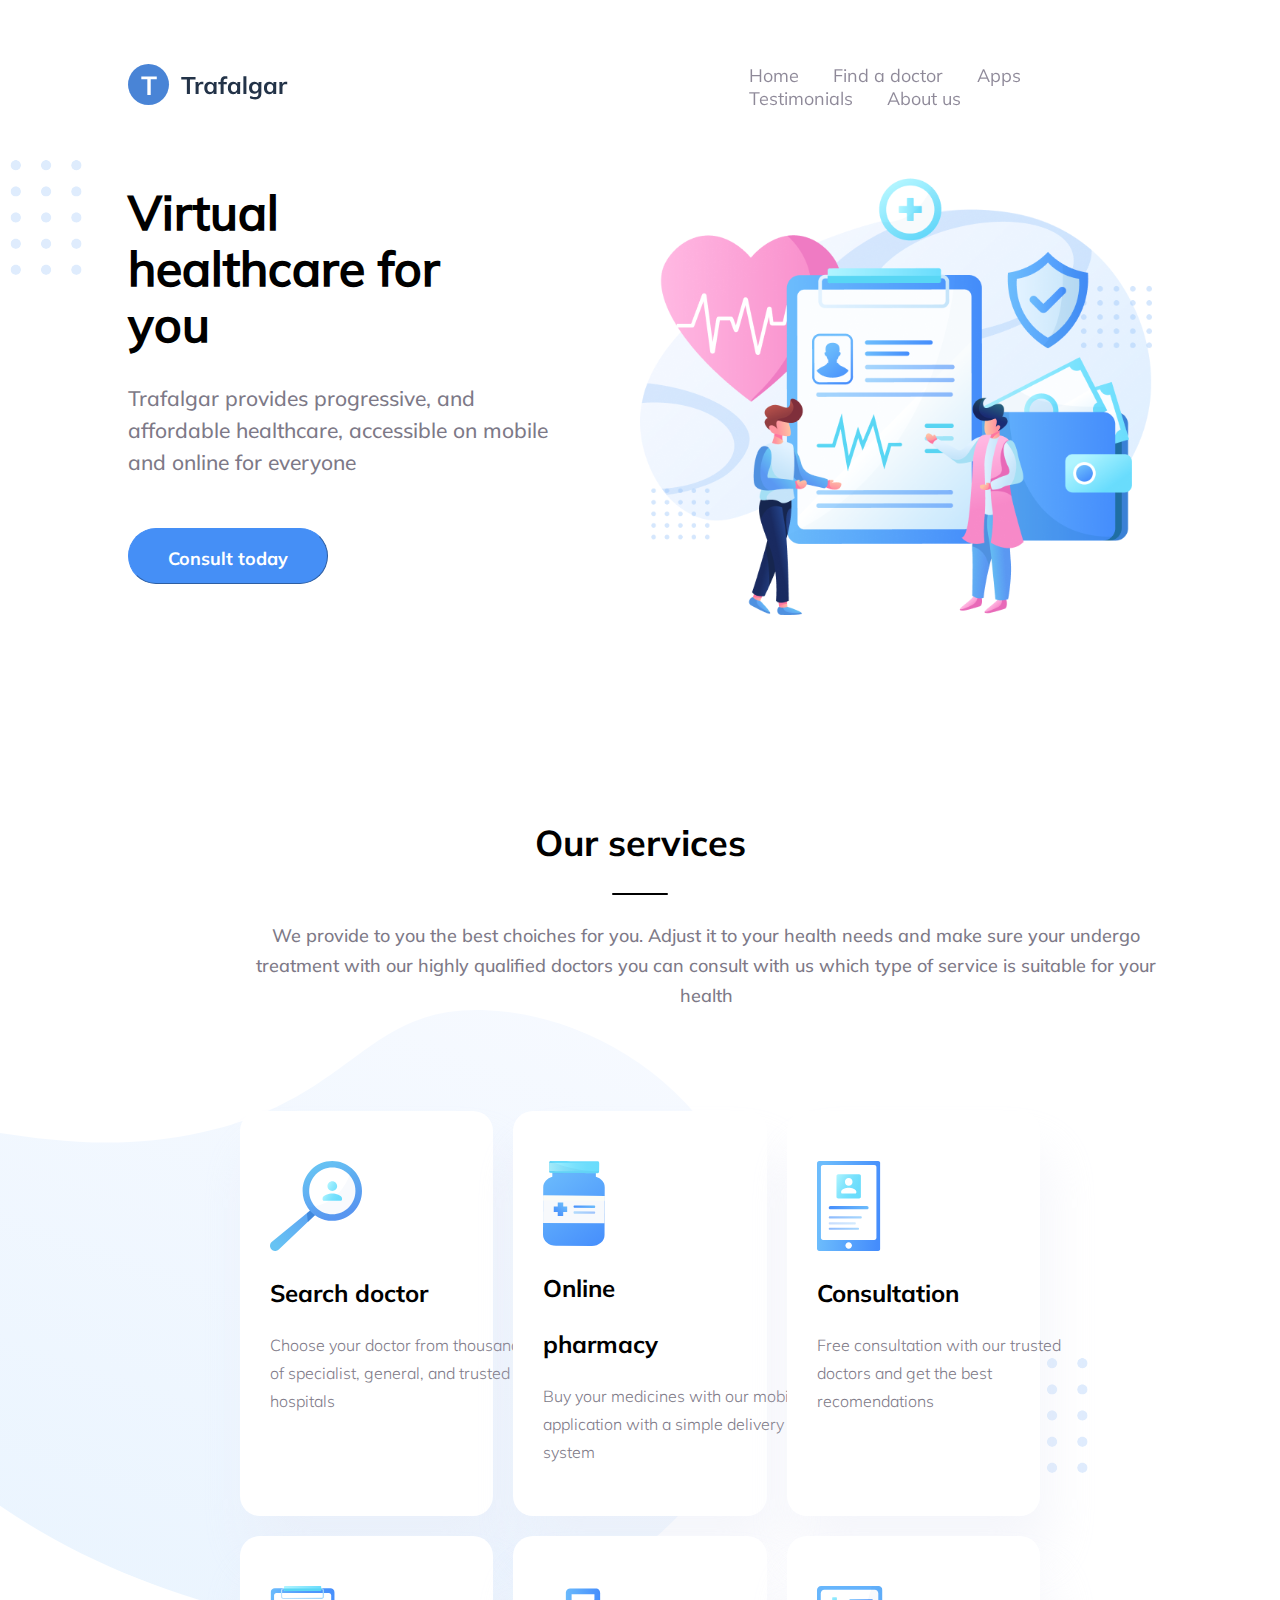
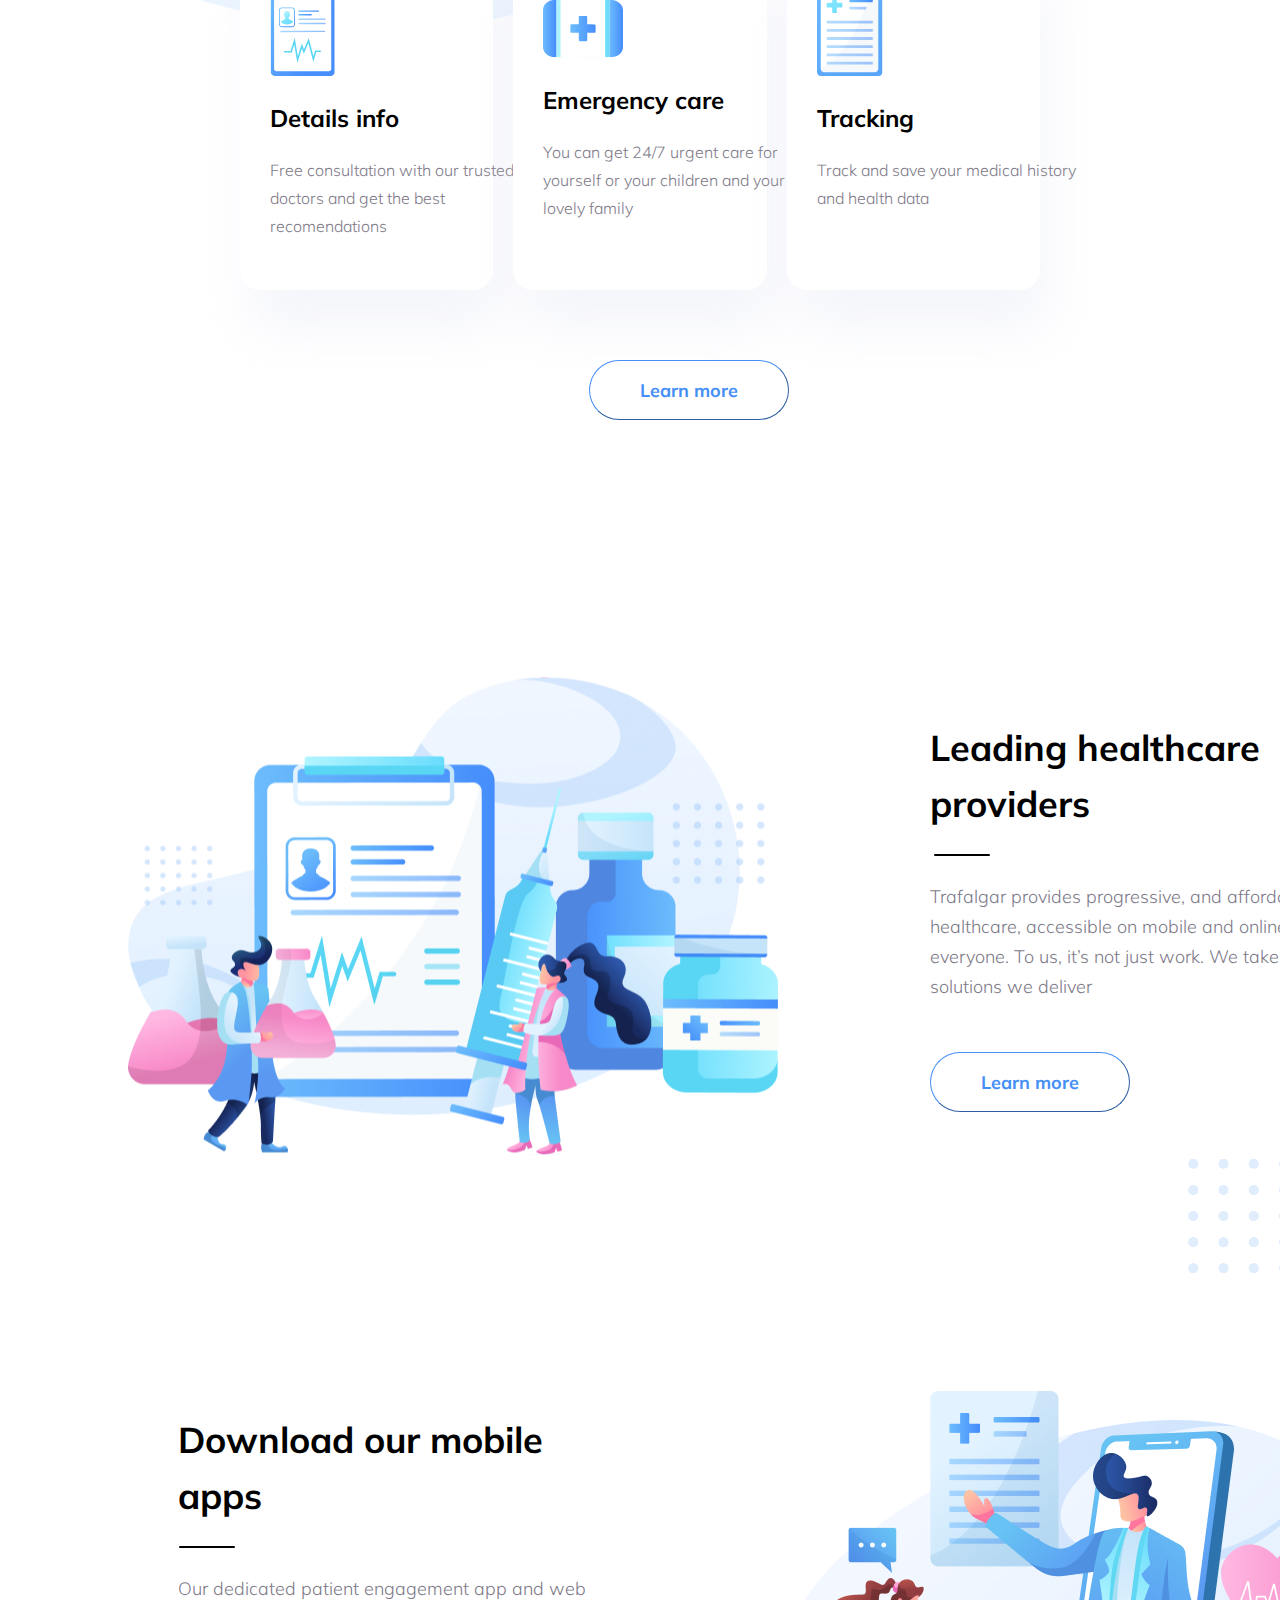
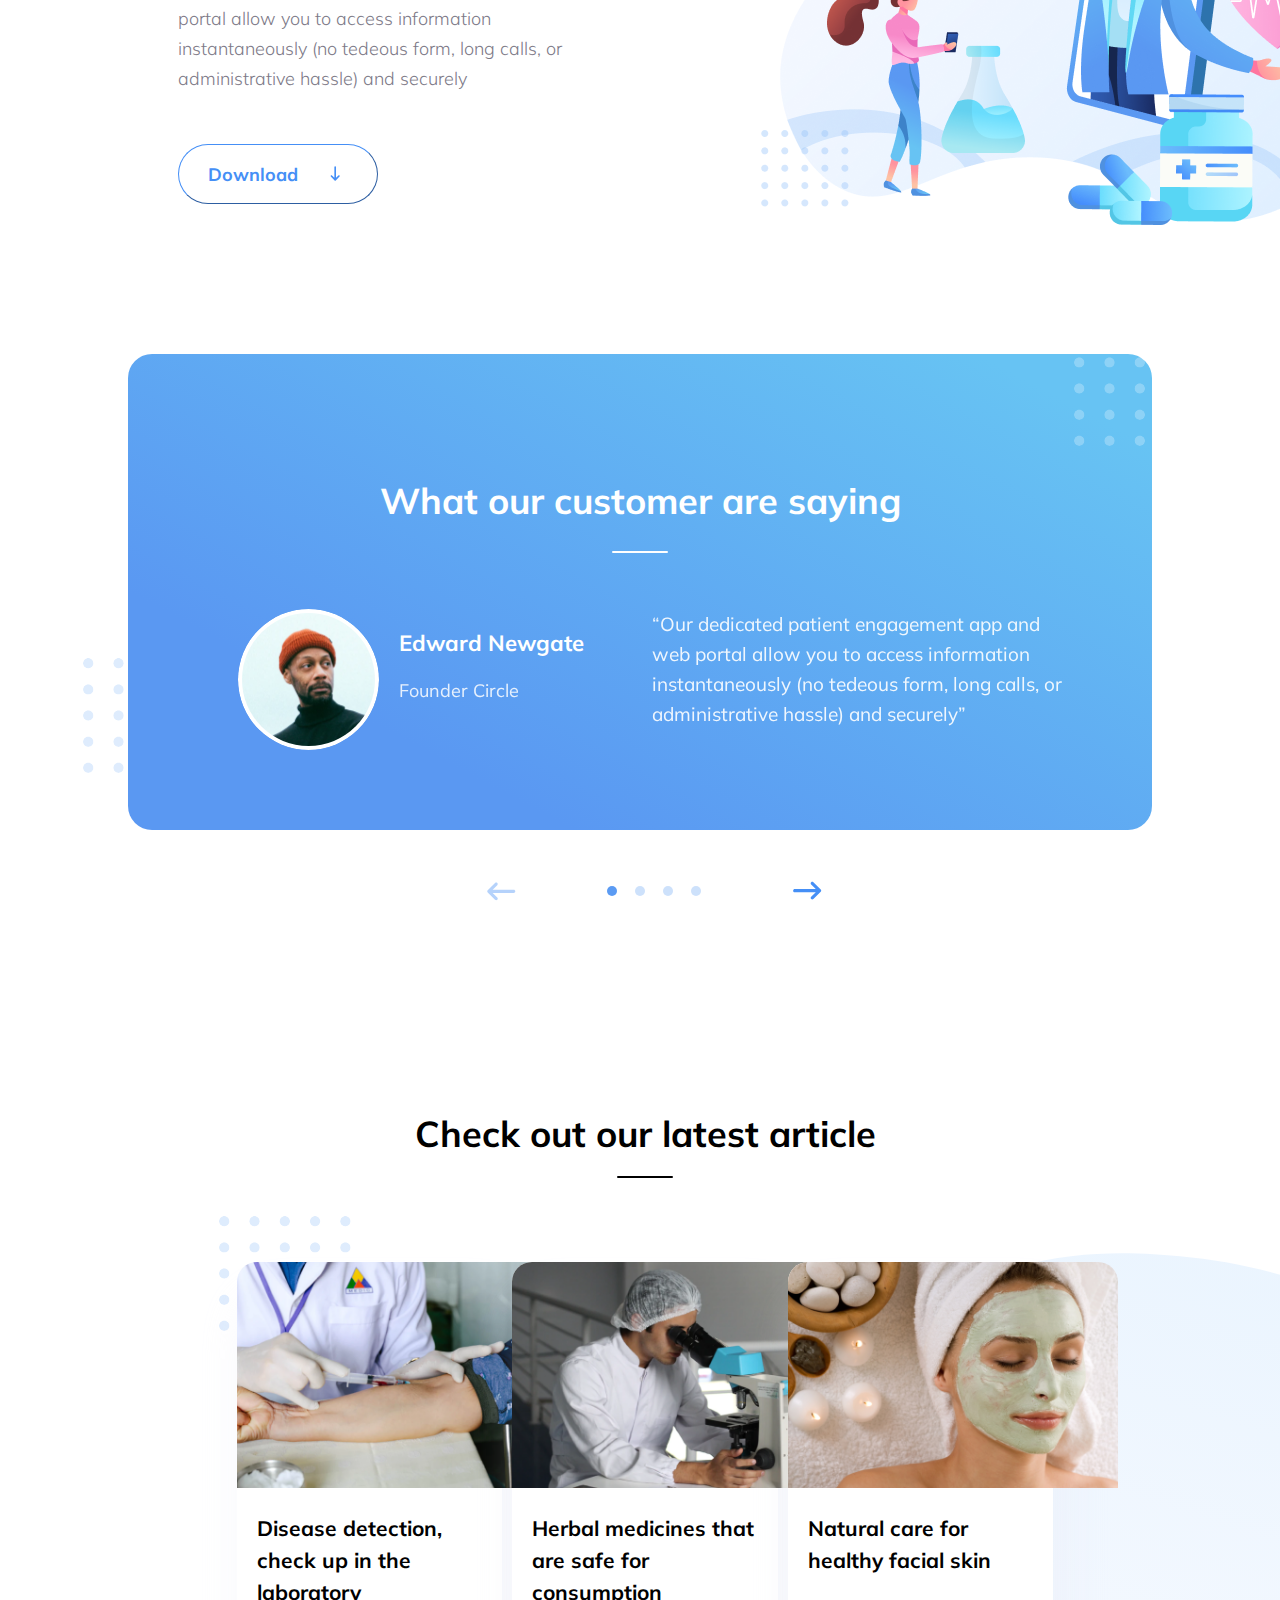
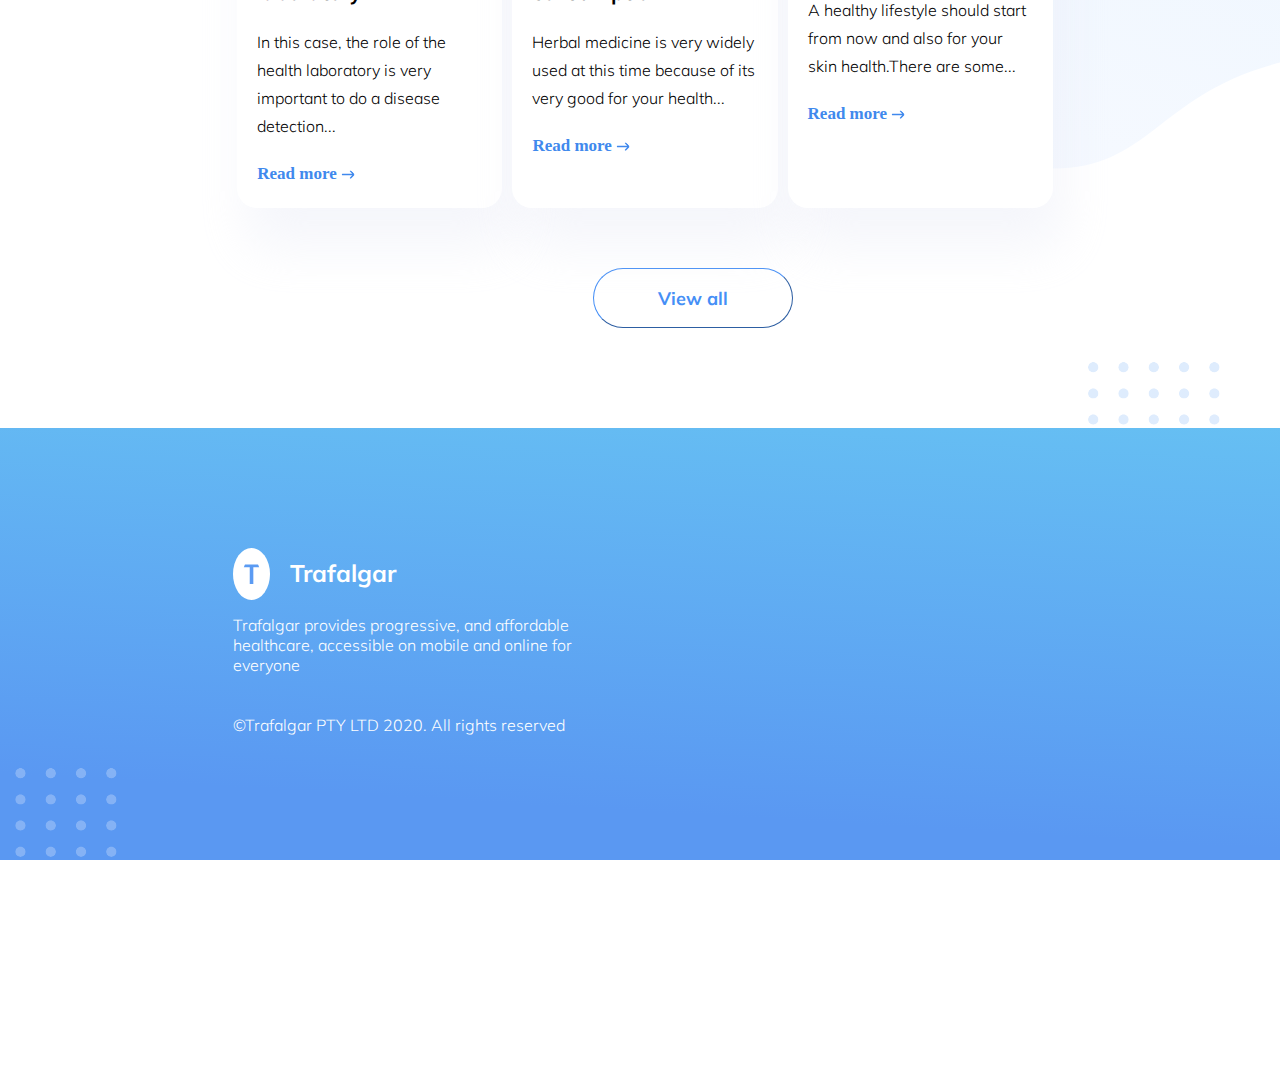
<file: Task1(Trafalgar)/index.html>
<!DOCTYPE html>
<html lang="en">
  <head>
    <title></title>
    <meta charset="UTF-8" />
    <meta name="viewport" content="width=device-width, initial-scale=1.0" />
    <link rel="stylesheet" href="Style/style.css" />
  </head>
  <body>
    <!-- Header-->
    <header>
      <!-- NavBar -->
      <nav class="container navbar-container">
        <a href="">
          <img src="img\logo.svg" alt="image-error" />
        </a>
        <ul class="navbar-links">
          <li class="nav-link"><a href=" ">Home</a></li>
          <li class="nav-link"><a href=" ">Find a doctor</a></li>
          <li class="nav-link"><a href=" ">Apps</a></li>
          <li class="nav-link"><a href=" ">Testimonials</a></li>
          <li class="nav-link"><a href=" ">About us</a></li>
        </ul>
      </nav>

      <!-- Main -->
      <main class="container main-container">
        <div class="header-text">
          <h1>Virtual healthcare for you</h1>
          <p>
            Trafalgar provides progressive, and affordable healthcare,
            accessible on mobile and online for everyone
          </p>
          <button class="button main-button">Consult today</button>
        </div>
        <img class="header-image" src="img\section1.svg" alt="image-error" />
      </main>
    </header>

    <!-- our services -->
    <section class="ourservices-container">
      <div class="container">
        <img class="service-img" src="img\element.svg" />

        <!-- our services tittle -->
        <div class="ourservices-title">
          <h3>Our services</h3>
          <p>
            We provide to you the best choiches for you. Adjust it to your
            health needs and make sure your undergo treatment with our highly
            qualified doctors you can consult with us which type of service is
            suitable for your health
          </p>
        </div>

        <!-- our services cards -->
        <div class="ourservices-body">
          <div class="ourservices-card">
            <img src="img\section2_1.svg" alt="image-error" />
            <h4>Search doctor</h4>
            <p>
              Choose your doctor from thousands of specialist, general, and
              trusted hospitals
            </p>
          </div>

          <div class="ourservices-card">
            <img src="img\section2_2.svg" alt="image-error" />
            <h4>Online pharmacy</h4>
            <p>
              Buy your medicines with our mobile application with a simple
              delivery system
            </p>
          </div>

          <div class="ourservices-card">
            <img src="img\section2_3.svg" alt="image-error" />
            <h4>Consultation</h4>
            <p>
              Free consultation with our trusted doctors and get the best
              recomendations
            </p>
          </div>

          <div class="ourservices-card">
            <img src="img\section2_4.svg" alt="image-error" />
            <h4>Details info</h4>
            <p>
              Free consultation with our trusted doctors and get the best
              recomendations
            </p>
          </div>

          <div class="ourservices-card">
            <img src="img\section2_5.svg" alt="image-error" />
            <h4>Emergency care</h4>
            <p>
              You can get 24/7 urgent care for yourself or your children and
              your lovely family
            </p>
          </div>

          <div class="ourservices-card">
            <img src="img\section2_6.svg" alt="image-error" />
            <h4>Tracking</h4>
            <p>Track and save your medical history and health data</p>
          </div>
        </div>

        <button class="button center-button">Learn more</button>
      </div>
    </section>

    <!-- Leading healthcare providers -->
    <section class="container">
      <div class="Leading-container">
        <img src="img\section3.svg" alt="image-error" />

        <div class="Leading-text">
          <h3>Leading healthcare providers</h3>
          <p>
            Trafalgar provides progressive, and affordable healthcare,
            accessible on mobile and online for everyone. To us, it’s not just
            work. We take pride in the solutions we deliver
          </p>
          <button class="button">Learn more</button>
        </div>
      </div>
    </section>

    <!-- download our mobile apps-->
    <section class="downloading-container">
      <img class="downloading-img" src="img\element.svg" alt="image-error" />

      <div class="container">
        <div class="downloading-body">
          <div class="downloading-text">
            <h3>Download our mobile apps</h3>
            <p>
              Our dedicated patient engagement app and web portal allow you to
              access information instantaneously (no tedeous form, long calls,
              or administrative hassle) and securely
            </p>
            <button class="button">
              Download <img src="img\Vector.svg" alt="image-error" />
            </button>
          </div>

          <img src="img/section4.svg" alt="image-error" />
        </div>
      </div>
    </section>

    <!-- What our customer are saying -->
    <section class="container">
      <div class="customer-container">
        <img class="customer-img1" src="img\element2.svg" alt="image-error" />

        <h3>What our customer are saying</h3>

        <div class="customer-body">
          <div class="customer-container-left">
            <img src="img\person.svg" alt="image-error" />
            <div class="customer-container-left-body">
              <h5>Edward Newgate</h5>
              <p>Founder Circle</p>
            </div>
          </div>

          <div class="customer-container-right">
            <p>
              “Our dedicated patient engagement app and web portal allow you to
              access information instantaneously (no tedeous form, long calls,
              or administrative hassle) and securely”
            </p>
          </div>
        </div>

        <img class="customer-img2" src="img\element.svg" alt="image-error" />
      </div>

      <img class="customer-img3" src="img\arrow nav.svg" alt="image-error" />
    </section>

    <!-- Check out our latest article -->
    <section class="chekout-container">
      <div class="container">
        <img
          class="checkout-background"
          src="img\element4.svg"
          alt="image-error"
        />

        <h3>Check out our latest article</h3>

        <div class="checkout-body">
          <div class="checkout-card">
            <img src="img\section6_1.png" alt="image-error" />
            <div class="checkout-card-body">
              <h6>Disease detection, check up in the laboratory</h6>
              <p>
                In this case, the role of the health laboratory is very
                important to do a disease detection...
              </p>
              <a href=" "
                >Read more
                <img src="img\arrowicon.svg" alt="image-error" />
              </a>
            </div>
          </div>

          <div class="checkout-card">
            <img src="img\section6_2.png" alt="image-error" />
            <div class="checkout-card-body">
              <h6>Herbal medicines that are safe for consumption</h6>
              <p>
                Herbal medicine is very widely used at this time because of its
                very good for your health...
              </p>
              <a href=" "
                >Read more
                <img src="img\arrowicon.svg" alt="image-error" />
              </a>
            </div>
          </div>

          <div class="checkout-card">
            <img src="img\section6_3.png" alt="image-error" />
            <div class="checkout-card-body">
              <h6>Natural care for healthy facial skin</h6>
              <p>
                A healthy lifestyle should start from now and also for your skin
                health.There are some...
              </p>
              <a href=" "
                >Read more
                <img src="img\arrowicon.svg" alt="image-error" />
              </a>
            </div>
          </div>
        </div>

        <button class="button center-button">View all</button>
      </div>
    </section>

    <!--footer-->
    <footer class="footor-container">
      <img class="img1" src="img\element.svg" alt="image-error" />

      <div class="footer-body">
        <img class="img2" src="img\element5.svg" alt="image-error" />

        <div class="footer-about">
          <div class="logo">
            <img src="img\T.svg" alt="image-error" />
            <span>Trafalgar</span>
          </div>
          <p>
            Trafalgar provides progressive, and affordable healthcare,
            accessible on mobile and online for everyone
          </p>
          <p class="copyright">©Trafalgar PTY LTD 2020. All rights reserved</p>
        </div>

        <div class="footer-details">
          <div class="footer-list">
            <h6>Company</h6>
            <ul>
              <li><a href=" "> Abouts</a></li>
              <li><a href=" ">Testimonials</a></li>
              <li><a href=" ">Find a doctor</a></li>
              <li><a href=" ">Apps </a></li>
            </ul>
          </div>

          <div class="footer-list">
            <h6>Region</h6>
            <ul>
              <li><a href=" ">Indonesia</a></li>
              <li><a href=" "> Singapore</a></li>
              <li><a href=" ">Hongkong </a></li>
              <li><a href=" ">Canada </a></li>
            </ul>
          </div>

          <div class="footer-list">
            <h6>Help</h6>
            <ul>
              <li><a href=" ">Help center</a></li>
              <li><a href=" ">Contact support </a></li>
              <li><a href=" ">Instructions </a></li>
              <li><a href=" ">How it works </a></li>
            </ul>
          </div>
        </div>
      </div>
    </footer>
  </body>
</html>
</file>
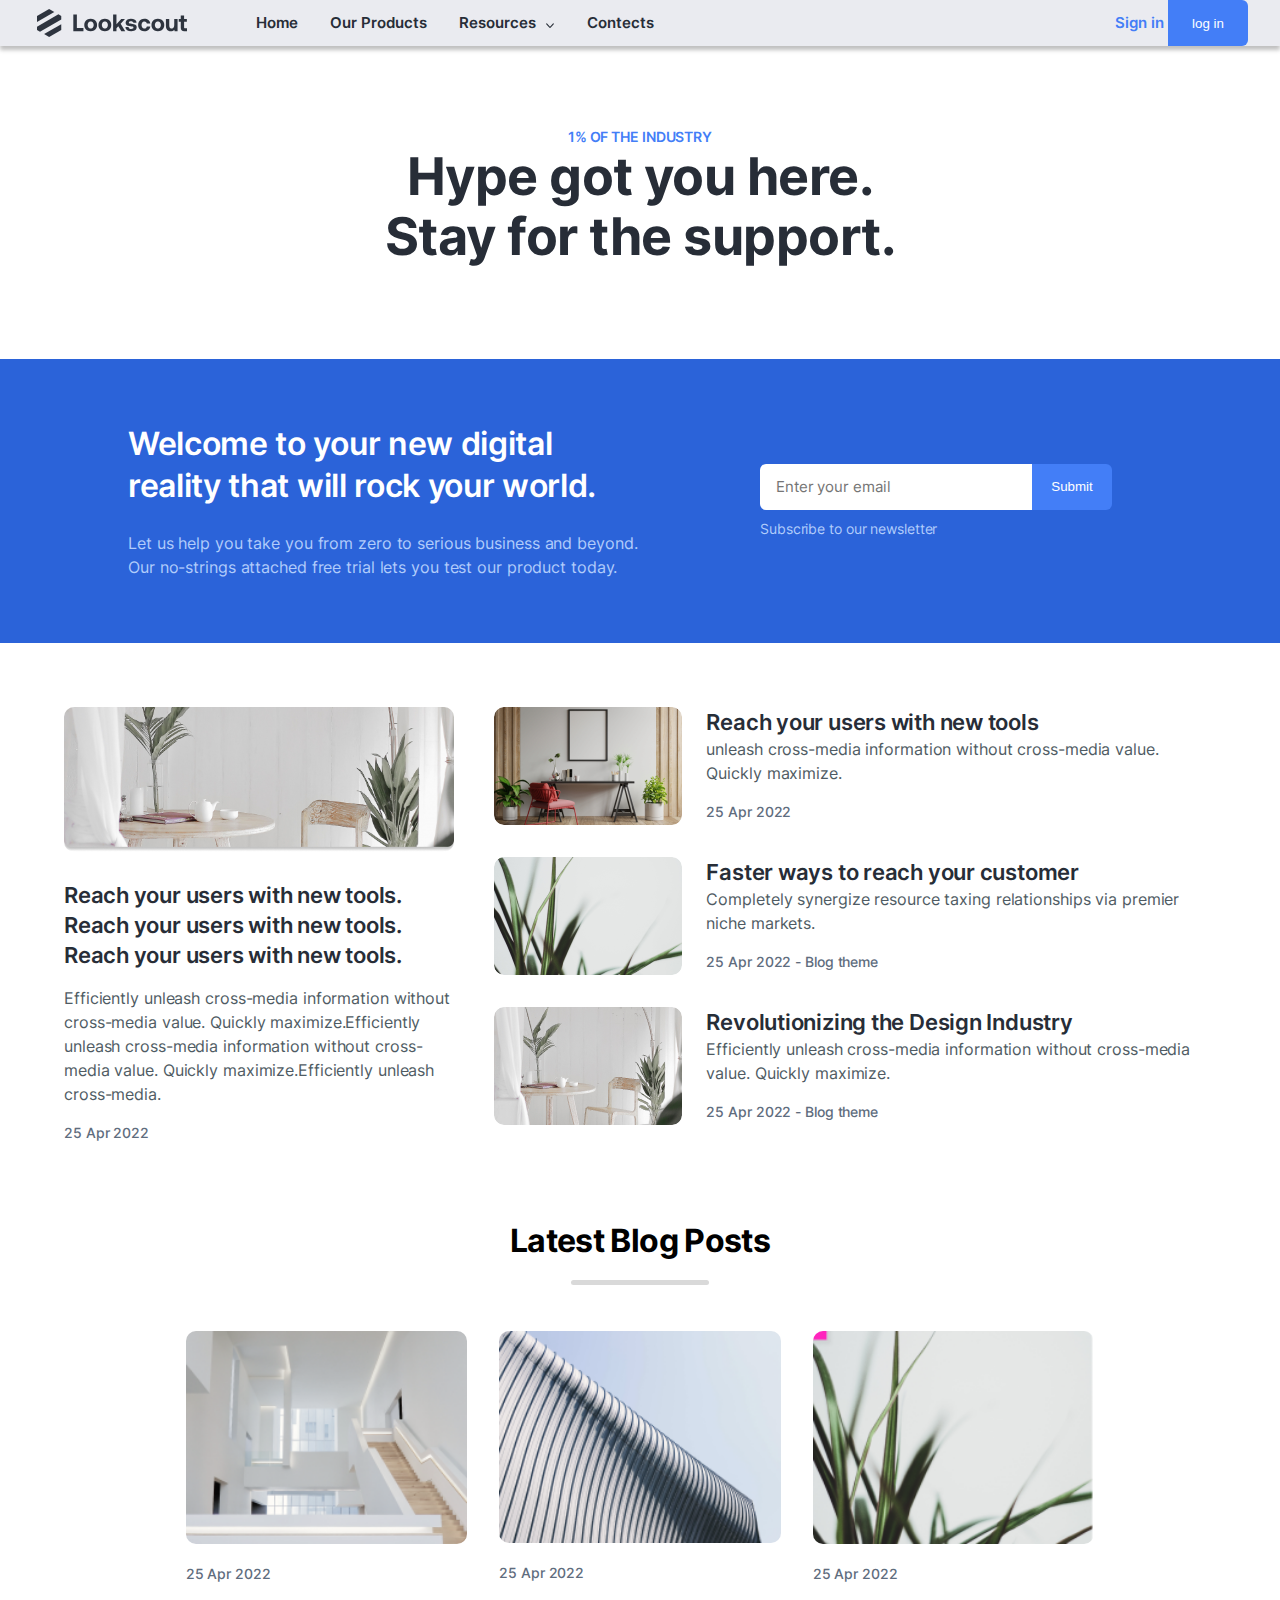
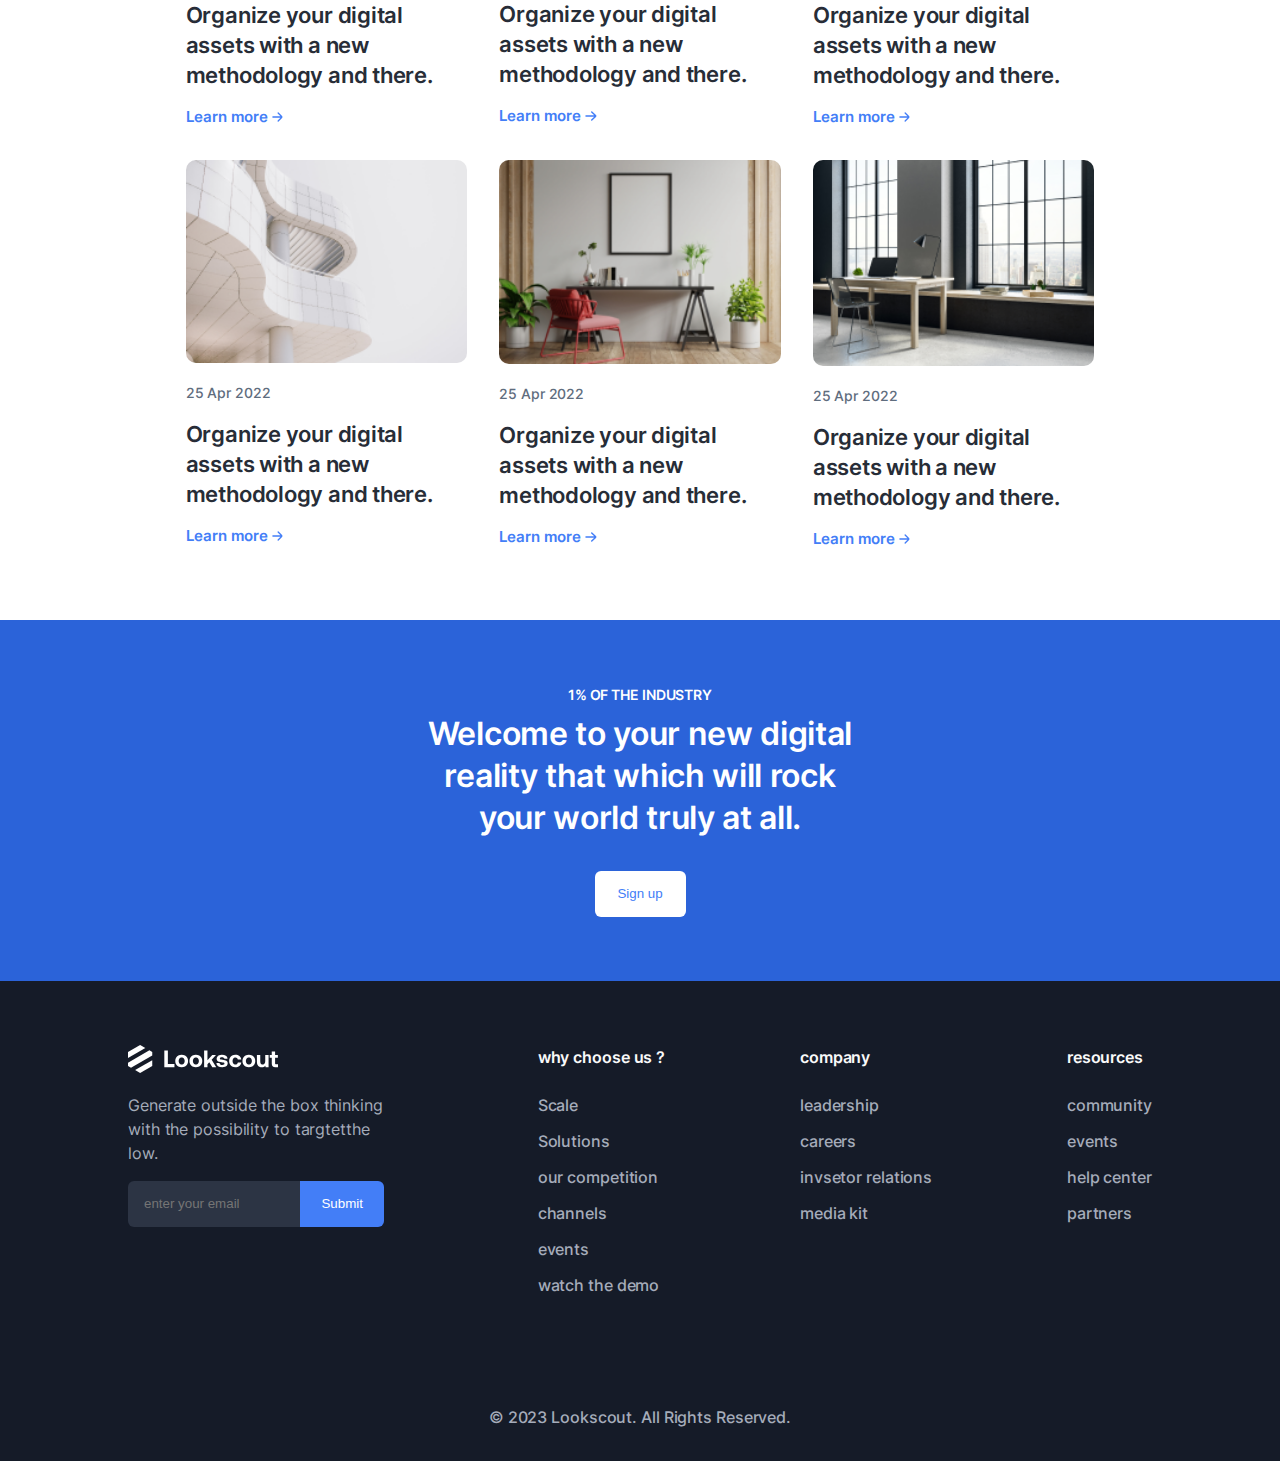
<file: Task2(lookscout)/index.html>
<!DOCTYPE html>
<html>
  <head>
    <title>lookscout</title>
    <meta charset="UTF-8" />
    <link rel="stylesheet" href="style/style.css" />
    <meta
      name="viewport"
      content="width=device-width, initial-scale=1.0, user-scalable=yes"
    />
  </head>
  <body>
    <!-- Header-->
    <header>
      <!-- NavBar -->
      <nav class="nav-container">
        <section class="nav-left">
          <img src="img\Company Logo.svg" alt="Company Logo" />
          <ul>
            <li class="nav-link"><a href=" ">Home</a></li>
            <li class="nav-link"><a href=" ">Our Products</a></li>
            <li class="nav-link">
              <a href=" ">Resources</a>
              <img class="link-icon" src="img\Icon1.svg" alt="image-error" />
            </li>
            <li class="nav-link"><a href=" ">Contects</a></li>
          </ul>
        </section>

        <section class="nav-right">
          <img src="img\NAV-Button.svg" alt="Company Logo" />
          <a href=" " class="primary-button">Sign in</a>
          <button class="sec-button">log in</button>
        </section>
      </nav>

      <!-- Main -->
      <main class="main-container">
        <section class="main-container-text">
          <span>1% OF THE INDUSTRY</span>
          <h1>Hype got you here.</h1>
          <h1>Stay for the support.</h1>
        </section>
      </main>
    </header>

    <!-- setion 1 -->
    <div class="section1">
      <!-- welocme -->
      <section class="welocme-container">
        <div class="welocme-body">
          <article>
            <h2>
              Welcome to your new digital reality that will rock your world.
            </h2>
            <p>
              Let us help you take you from zero to serious business and beyond.
            </p>
            <p>
              Our no-strings attached free trial lets you test our product
              today.
            </p>
          </article>

          <div class="welocme-form">
            <form>
              <div class="welocme-form-input">
                <input
                  class="welocme-form-input-email"
                  type="email"
                  id="email"
                  name="email"
                  placeholder="Enter your email"
                />
                <input class="sec-button" type="submit" value="Submit" />
              </div>
              <span>Subscribe to our newsletter</span>
            </form>
          </div>
        </div>
      </section>

      <!-- cards  -->
      <section class="cards-container">
        <div class="cards-container-body">
          <div class="card-left">
            <img src="img/section1_1.png" />
            <div class="card-left-text">
              <h4>
                Reach your users with new tools. Reach your users with new
                tools. Reach your users with new tools.
              </h4>
              <p class="card-paragraph">
                Efficiently unleash cross-media information without cross-media
                value. Quickly maximize.Efficiently unleash cross-media
                information without cross-media value. Quickly
                maximize.Efficiently unleash cross-media.
              </p>
              <span class="card-date">25 Apr 2022 </span>
            </div>
          </div>

          <div class="cards-right">
            <article class="card">
              <img src="img/section1_2.png" />
              <div>
                <h4>Reach your users with new tools</h4>
                <p class="card-paragraph">
                  unleash cross-media information without cross-media value.
                  Quickly maximize.
                </p>
                <span class="card-date">25 Apr 2022 </span>
              </div>
            </article>

            <article class="card">
              <img src="img/section1_3.png" />
              <div>
                <h4>Faster ways to reach your customer</h4>
                <p class="card-paragraph">
                  Completely synergize resource taxing relationships via premier
                  niche markets.
                </p>
                <span class="card-date">25 Apr 2022 - Blog theme </span>
              </div>
            </article>

            <article class="card">
              <img src="img/section1_4.png" />
              <div>
                <h4>Revolutionizing the Design Industry</h4>
                <p class="card-paragraph">
                  Efficiently unleash cross-media information without
                  cross-media value. Quickly maximize.
                </p>
                <span class="card-date">25 Apr 2022 - Blog theme </span>
              </div>
            </article>
          </div>
        </div>
      </section>
    </div>

    <!-- Latest Blog Posts -->
    <section class="blog-container">
      <h2>Latest Blog Posts</h2>

      <div class="blog-container-body">
        <div class="blog-container-card">
          <img class="card-img" src="img/section2_1.png" />
          <span>25 Apr 2022</span>
          <h3>
            Organize your digital assets with a new methodology and there.
          </h3>
          <a href=" ">
            Learn more
            <img class="arrow-Icon" src="img\arrow-Icon.svg" />
          </a>
        </div>

        <div class="blog-container-card">
          <img class="card-img" src="img/section2_2.png" />
          <span>25 Apr 2022</span>
          <h3>
            Organize your digital assets with a new methodology and there.
          </h3>
          <a href=" ">
            Learn more
            <img class="arrow-Icon" src="img\arrow-Icon.svg" />
          </a>
        </div>

        <div class="blog-container-card">
          <img class="card-img" src="img/section2_3.png" />
          <span>25 Apr 2022</span>
          <h3>
            Organize your digital assets with a new methodology and there.
          </h3>
          <a href=" ">
            Learn more
            <img class="arrow-Icon" src="img\arrow-Icon.svg" />
          </a>
        </div>

        <div class="blog-container-card">
          <img class="card-img" src="img/section2_4.png" />
          <span>25 Apr 2022</span>
          <h3>
            Organize your digital assets with a new methodology and there.
          </h3>
          <a href=" ">
            Learn more
            <img class="arrow-Icon" src="img\arrow-Icon.svg" />
          </a>
        </div>

        <div class="blog-container-card">
          <img class="card-img" src="img/section2_5.png" />
          <span>25 Apr 2022</span>
          <h3>
            Organize your digital assets with a new methodology and there.
          </h3>
          <a href=" ">
            Learn more
            <img class="arrow-Icon" src="img\arrow-Icon.svg" />
          </a>
        </div>

        <div class="blog-container-card">
          <img class="card-img" src="img/section2_6.png" />
          <span>25 Apr 2022</span>
          <h3>
            Organize your digital assets with a new methodology and there.
          </h3>
          <a href=" ">
            Learn more
            <img class="arrow-Icon" src="img\arrow-Icon.svg" />
          </a>
        </div>
      </div>
    </section>

    <!-- THE INDUSTRY-->
    <section class="THE-INDUSTRY-container">
      <div class="THE-INDUSTRY-body">
        <span>1% OF THE INDUSTRY</span>
        <h2>
          Welcome to your new digital reality that which will rock your world
          truly at all.
        </h2>
        <button class="sec-button diff-sec-button">Sign up</button>
        <button class="sec-button hidd">Log in</button>
      </div>
    </section>

    <footer>
      <div class="footer-container">
        <div class="footer-body-left">
          <img src="img\Company Logo2.svg" alt="Company Logo" />
          <p>
            Generate outside the box thinking with the possibility to targtetthe
            low.
          </p>
          <form>
            <input
              class="footer-input-email"
              type="email"
              id="email"
              name="email"
              placeholder="enter your email"
            />
            <input
              class="sec-button footer-input-button"
              type="submit"
              value="Submit"
            />
          </form>
        </div>

        <div class="footer-body-right">
          <div class="footer-body-right-links">
            <h4>why choose us ?</h4>
            <ul>
              <li><a href="">Scale</a></li>
              <li><a href="">Solutions</a></li>
              <li><a href="">our competition</a></li>
              <li><a href="">channels</a></li>
              <li><a href="">events</a></li>
              <li><a href="">watch the demo</a></li>
            </ul>
          </div>

          <div class="footer-body-right-links">
            <h4>company</h4>
            <ul>
              <li><a href="">leadership</a></li>
              <li><a href="">careers</a></li>
              <li><a href="">invsetor relations</a></li>
              <li><a href="">media kit</a></li>
            </ul>
          </div>

          <div class="footer-body-right-links">
            <h4>resources</h4>
            <ul>
              <li><a href="">community</a></li>
              <li><a href="">events</a></li>
              <li><a href="">help center</a></li>
              <li><a href="">partners</a></li>
            </ul>
          </div>
        </div>
      </div>
      <span>&#169; 2023 Lookscout. All Rights Reserved.</span>
    </footer>
  </body>
</html>
</file>
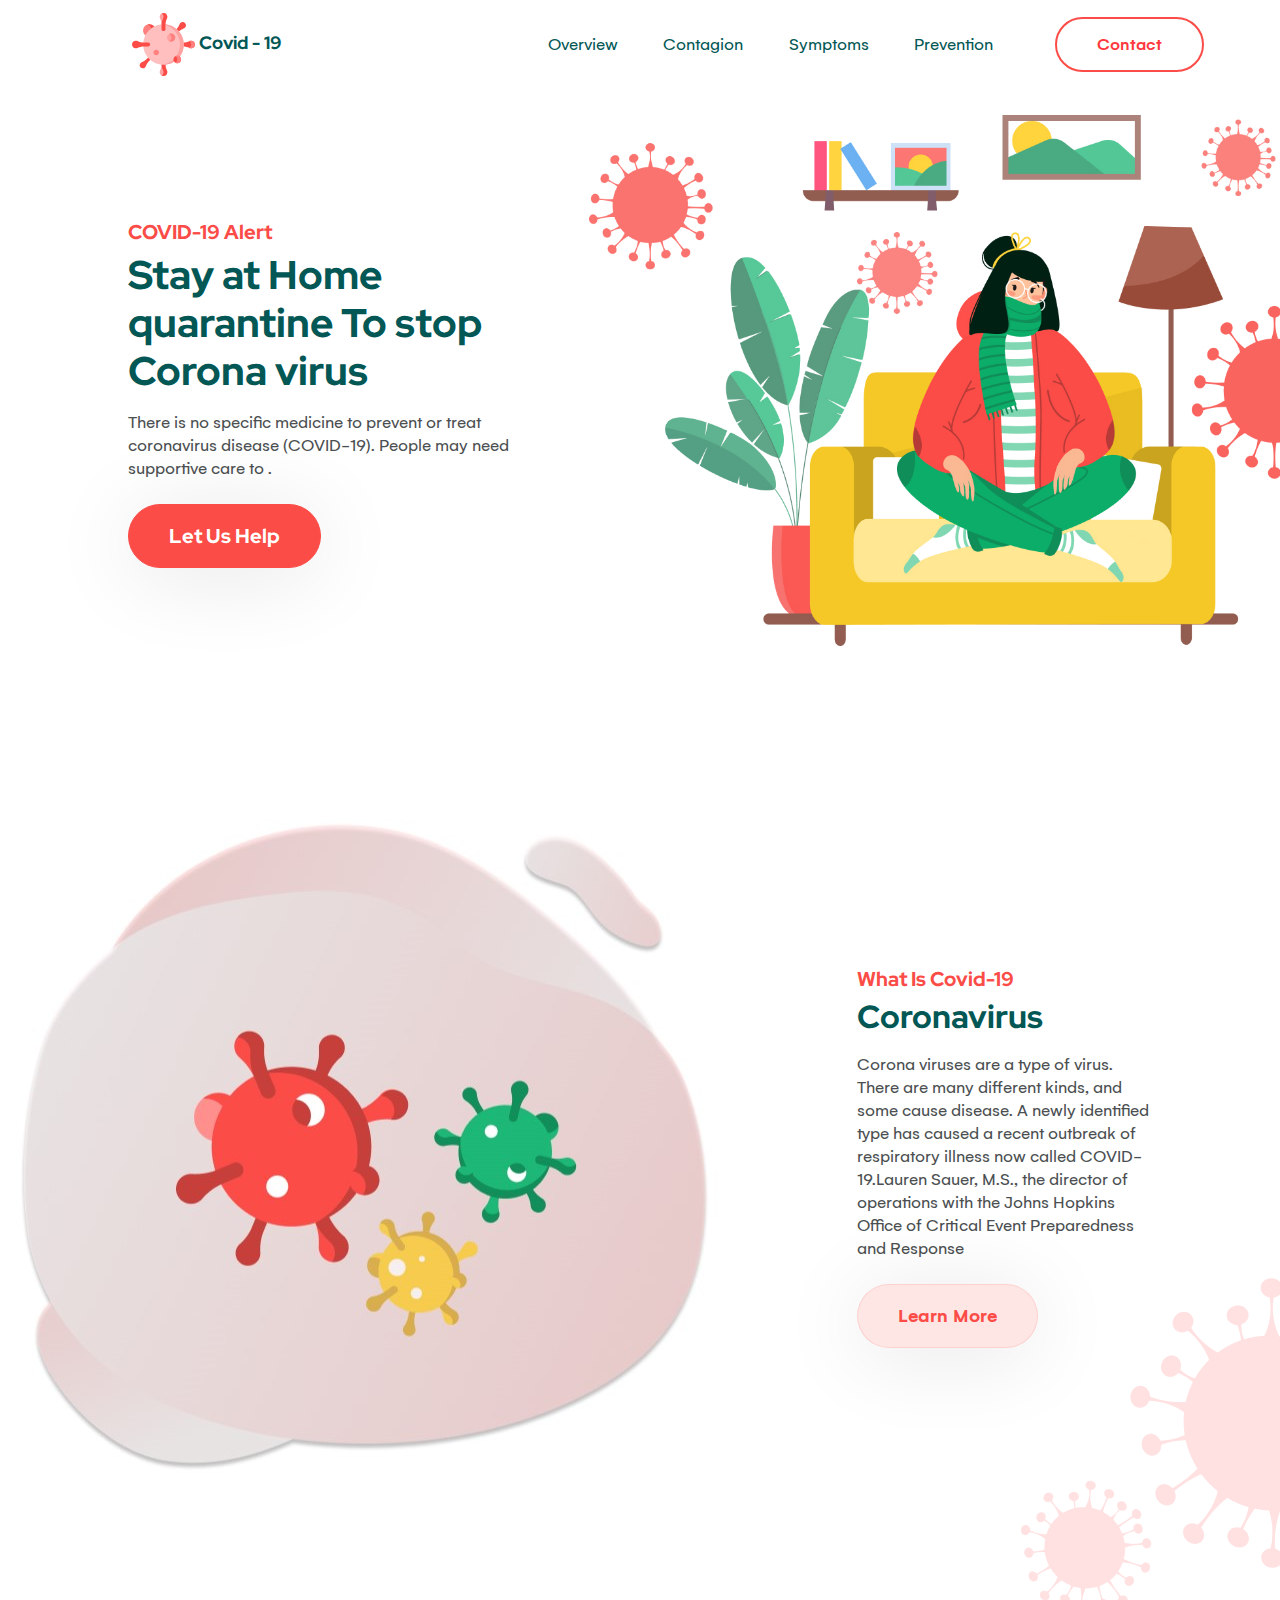
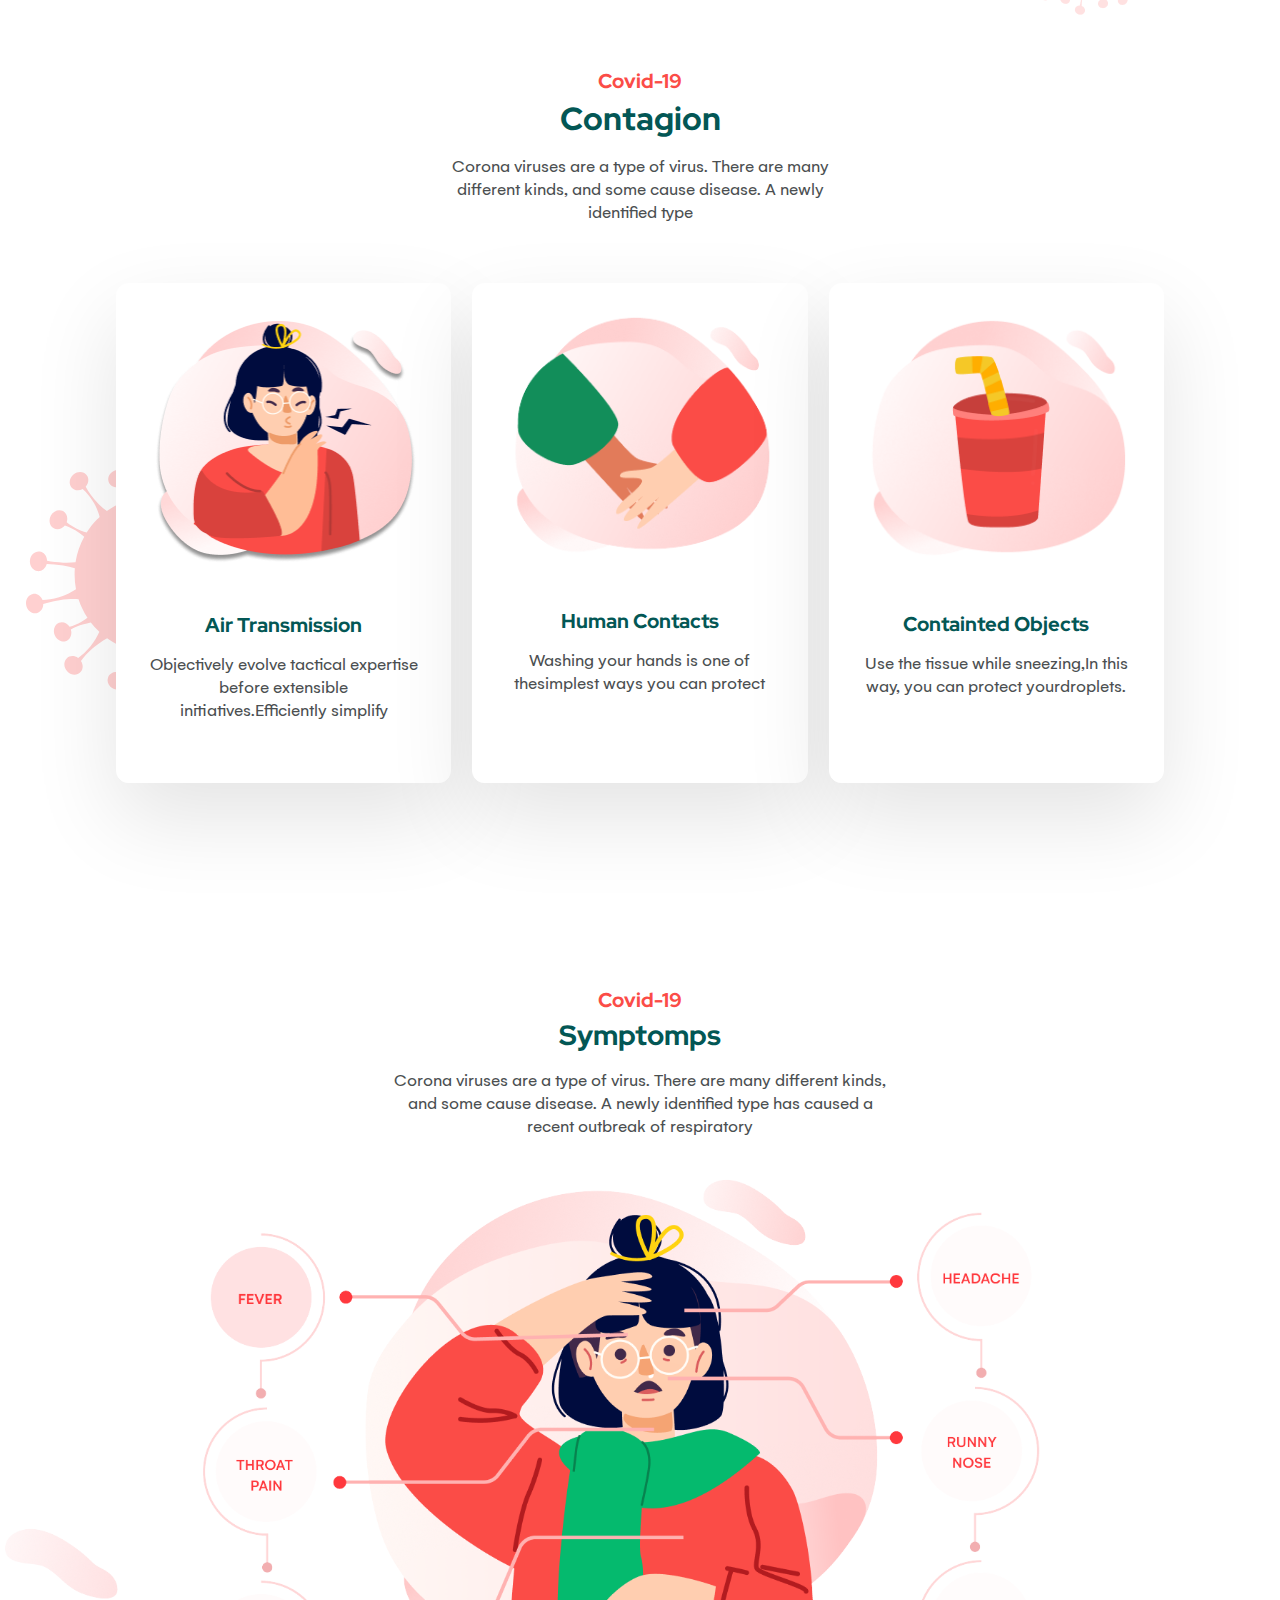
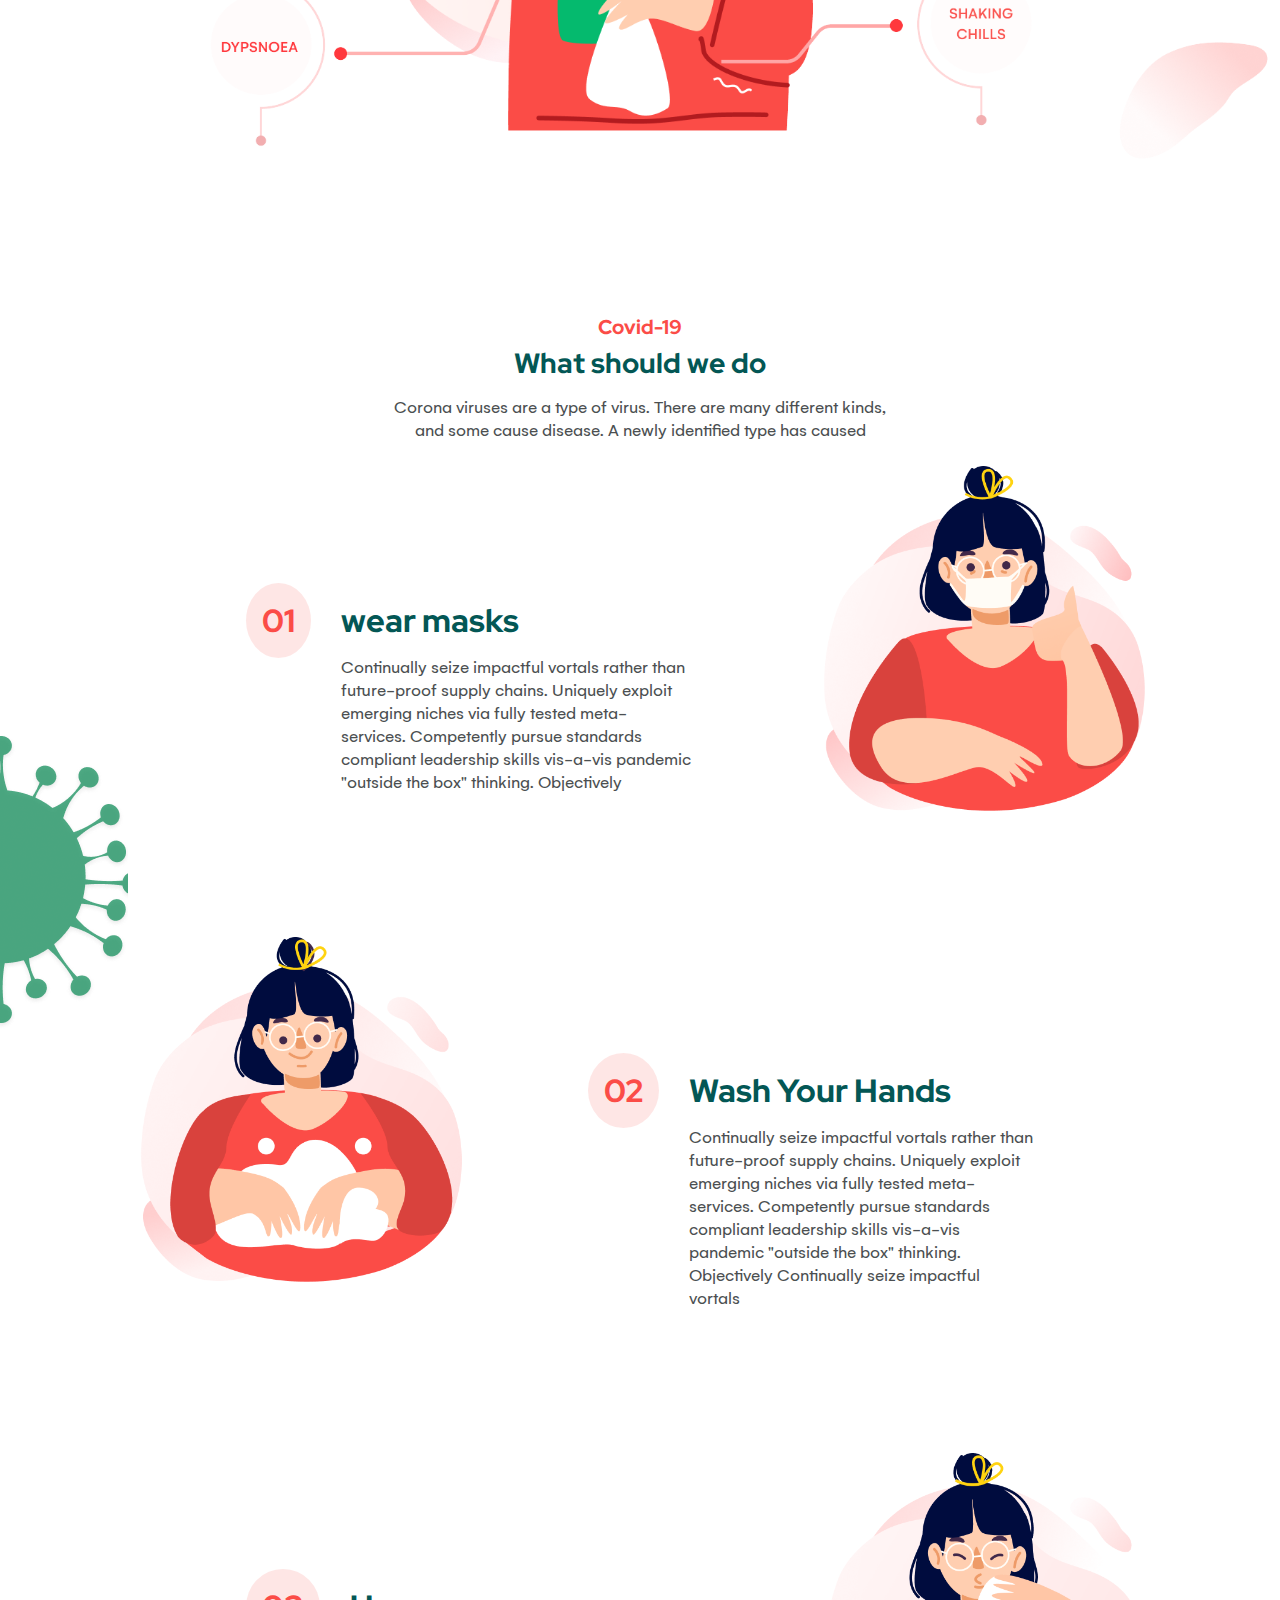
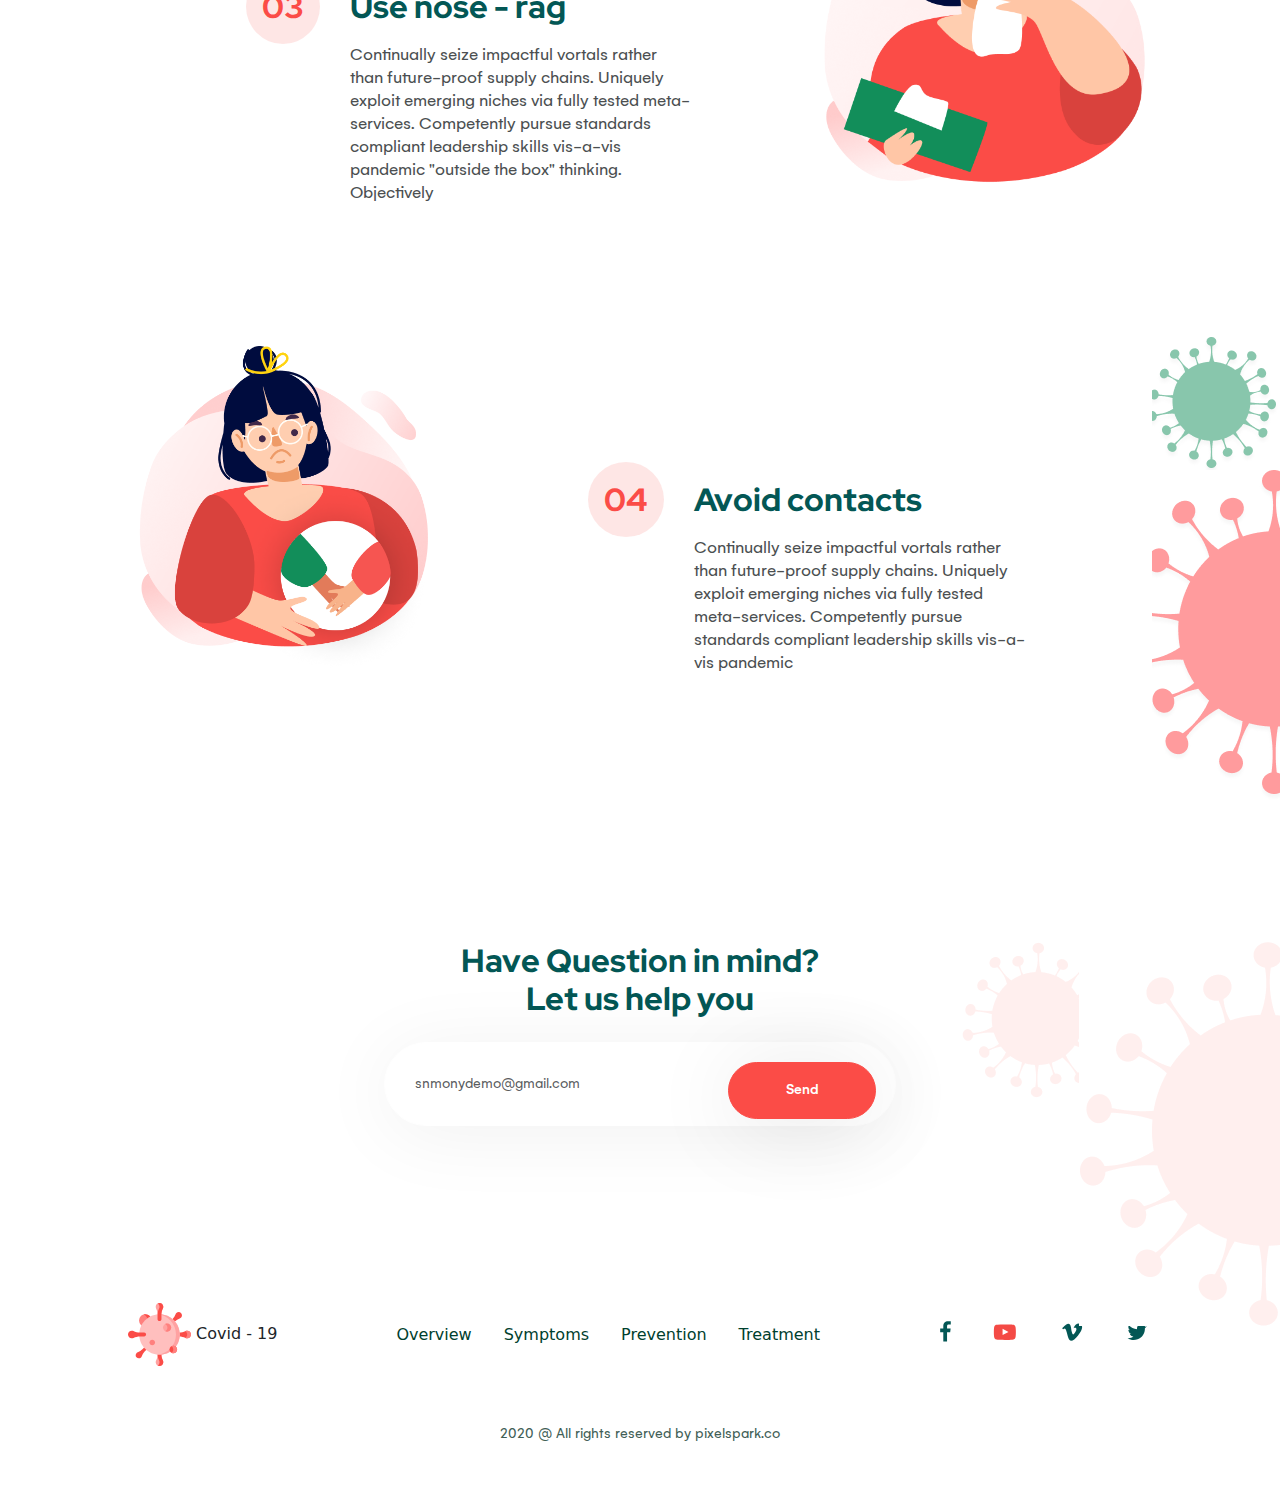
<file: Task3(corona)/index.html>
<!DOCTYPE html>
<html lang="en">
  <head>
    <meta charset="UTF-8" />
    <meta name="viewport" content="width=device-width, initial-scale=1.0" />
    <title>Corona</title>
    <link href="vendor/bootstrap/css/bootstrap.min.css" rel="stylesheet" />
    <link href="style/css/style.css" rel="stylesheet" />
  </head>
  <body>
   
    <!--header-->
    <header>
      <!--navbar-->
      <nav class="navbar navbar-expand-lg">
        <div class="container-fluid">
          <a class="navbar-brand" href="#">
            <img src="image\logo.svg" alt="logo" class="d-inline-block" />
            Covid - 19
          </a>

          <div
            class="collapse navbar-collapse d-flex justify-content-end"
            id="navbarSupportedContent"
          >
            <ul class="navbar-nav mb-2 mb-lg-0 me-4">
              <li class="nav-item">
                <a class="nav-link" href="#">Overview</a>
              </li>
              <li class="nav-item">
                <a class="nav-link" href="#">Contagion</a>
              </li>
              <li class="nav-item">
                <a class="nav-link" href="#">Symptoms</a>
              </li>
              <li class="nav-item">
                <a class="nav-link" href="#">Prevention</a>
              </li>
            </ul>
            <button class="btn btn-outline-success">Contact</button>
          </div>
        </div>
      </nav>
      <!--main-->
      <main class="s-container">
        <div class="main-container-body">
          <div class="main-container-body-txt">
            <div class="heading">
              <span>COVID-19 Alert</span>
              <h1>Stay at Home quarantine To stop Corona virus</h1>
            </div>
            <p>
              There is no specific medicine to prevent or treat coronavirus
              disease (COVID-19). People may need supportive care to .
            </p>
            <button class="btn btn-primary">Let Us Help</button>
          </div>
          <img class="m-img" src="image\main-img.jpg" alt="" />
        </div>
      </main>
    </header>

    <!-- section 1-->
    <section class="s-container">
      <div class="s1-container-body">
        <img class="s-img" src="image\section1.jpg" alt="" />
        <div class="s1-container-body-txt">
          <div class="heading">
            <span>What Is Covid-19</span>
            <h2>Coronavirus</h2>
          </div>
          <p>
            Corona viruses are a type of virus. There are many different kinds,
            and some cause disease. A newly identified type has caused a recent
            outbreak of respiratory illness now called COVID-19.Lauren Sauer,
            M.S., the director of operations with the Johns Hopkins Office of
            Critical Event Preparedness and Response
          </p>
          <button class="btn btn-secondry">Learn More</button>
        </div>
      </div>
      <img
        class="position-absolute end-0"
        src="image\background\1.png"
        alt=""
        style="top: 60%"
      />
      <img
        class="position-absolute bottom-0"
        src="image\background\2.png"
        alt=""
        style="right: 10%"
      />
    </section>

    <!-- section 2-->
    <section class="s-container">
      <div class="s2-container-body">
        <div class="s2-container-body-txt">
          <div class="heading justify-content-center">
            <span>Covid-19</span>
            <h2>Contagion</h2>
          </div>
          <p>
            Corona viruses are a type of virus. There are many different kinds,
            and some cause disease. A newly identified type
          </p>
        </div>

        <div class="row align-items-start text-center">
          <div class="card col heading c-h">
            <img
              class="card-img-top card-img"
              src="image\section2-card1.png"
              alt=""
            />
            <h5 class="card-title">Air Transmission</h5>
            <p class="card-text">
              Objectively evolve tactical expertise before extensible
              initiatives.Efficiently simplify
            </p>
          </div>

          <div class="card col heading c-h">
            <img
              class="card-img-top card-img"
              src="image\section2-card2.png"
              alt=""
            />
            <h5 class="card-title">Human Contacts</h5>
            <p class="card-text">
              Washing your hands is one of thesimplest ways you can protect
            </p>
          </div>

          <div class="card col heading c-h">
            <img
              class="card-img-top card-img"
              src="image\section2-card3.png"
              alt=""
            />
            <h5 class="card-title">Containted Objects</h5>
            <p class="card-text">
              Use the tissue while sneezing,In this way, you can protect
              yourdroplets.
            </p>
          </div>
        </div>
      </div>
      <img
        class="position-absolute translate-middle-y z-0"
        src="image\background\3.svg"
        alt=""
        style="top: 60%; left: 2%"
      />
    </section>

    <!-- section 3-->
    <section class="s-container">
      <div class="s3-container-body-txt heading">
        <span>Covid-19</span>
        <h3>Symptomps</h3>
        <p>
          Corona viruses are a type of virus. There are many different kinds,
          and some cause disease. A newly identified type has caused a recent
          outbreak of respiratory
        </p>
      </div>
      <img class="s-img" src="image\section3.png" alt="" />
    </section>

    <!-- section 4-->
    <section class="s-container">
      <img
        class="position-absolute start-0"
        src="image\background\4.png"
        alt=""
        style="top: 20%"
      />
      <img
        class="position-absolute end-0"
        src="image\background\5.png"
        alt=""
        style="top: 74%"
      />
      <img
        class="position-absolute end-0"
        src="image\background\6.png"
        alt=""
        style="top: 80%"
      />

      
      <div class="s4-container-body">
        <div class="s4-container-body-txt heading">
          <span>Covid-19</span>
          <h3>What should we do</h3>
          <p>
            Corona viruses are a type of virus. There are many different kinds,
            and some cause disease. A newly identified type has caused
          </p>
        </div>
        <div class="card mb-3">
          <div class="row g-0">
            <div class="col-md-8 card-body">
              <div class="heading">
                <span>01</span>
              </div>
              <div class="heading">
                <h2 class="card-title">wear masks</h2>
                <p class="card-text">
                  Continually seize impactful vortals rather than future-proof
                  supply chains. Uniquely exploit emerging niches via fully
                  tested meta-services. Competently pursue standards compliant
                  leadership skills vis-a-vis pandemic "outside the box"
                  thinking. Objectively
                </p>
              </div>
            </div>

            <div class="col-md-4">
              <img
                src="image\section4-1.png"
                class="img-fluid rounded-start"
                alt="..."
              />
            </div>
          </div>
        </div>

        <div class="card mb-3">
          <div class="row g-0">
            <div class="col-md-4">
              <img
                src="image\section4-2.png"
                class="img-fluid rounded-start"
                alt="..."
              />
            </div>

            <div class="col-md-8 card-body">
              <div class="heading">
                <span>02</span>
              </div>
              <div class="heading">
                <h2 class="card-title">Wash Your Hands</h2>
                <p class="card-text">
                  Continually seize impactful vortals rather than future-proof
                  supply chains. Uniquely exploit emerging niches via fully
                  tested meta-services. Competently pursue standards compliant
                  leadership skills vis-a-vis pandemic "outside the box"
                  thinking. Objectively Continually seize impactful vortals
                </p>
              </div>
            </div>
          </div>
        </div>

        <div class="card mb-3">
          <div class="row g-0">
            <div class="col-md-8 card-body">
              <div class="heading">
                <span>03</span>
              </div>
              <div class="heading">
                <h2 class="card-title">Use nose - rag</h2>
                <p class="card-text">
                  Continually seize impactful vortals rather than future-proof
                  supply chains. Uniquely exploit emerging niches via fully
                  tested meta-services. Competently pursue standards compliant
                  leadership skills vis-a-vis pandemic "outside the box"
                  thinking. Objectively
                </p>
              </div>
            </div>

            <div class="col-md-4">
              <img
                src="image\section4-3.png"
                class="img-fluid rounded-start"
                alt="..."
              />
            </div>
          </div>
        </div>
        <div class="card mb-3">
          <div class="row g-0">
            <div class="col-md-4">
              <img
                src="image\section4-4.png"
                class="img-fluid rounded-start"
                alt="..."
              />
            </div>

            <div class="col-md-8 card-body">
              <div class="heading">
                <span>04</span>
              </div>
              <div class="heading">
                <h2 class="card-title">Avoid contacts</h2>
                <p class="card-text">
                  Continually seize impactful vortals rather than future-proof
                  supply chains. Uniquely exploit emerging niches via fully
                  tested meta-services. Competently pursue standards compliant
                  leadership skills vis-a-vis pandemic
                </p>
              </div>
            </div>
          </div>
        </div>
      </div>
    </section>

    <!-- section 5-->
    <section class="s-container">
      <div class="s5-container-body">
      <img
        class="position-absolute"
        src="image\background\7.png"
        alt=""
        style="right: 13%"
      />
      <img
        class="position-absolute end-0"
        src="image\background\8.png"
        alt=""
      />
      <div class="s5-container-txt heading">
        <h2>Have Question in mind? <br />Let us help you</h2>
        <div class="input-g position-relative mt-4">
          <input
            type="email"
            class="form-control z-0 position-absolute"
            placeholder="snmonydemo@gmail.com"
          />
          <button class="btn btn-primary z-3">Send</button>
        </div>
      </div>
      </div>
    </section>

    <!-- footer-->
    <footer class="footer-container">
      <div class="footer-container-body">
        <a class="navbar-brand" href="#">
          <img src="image\logo.svg" alt="logo" class="d-inline-block" />
          Covid - 19
        </a>
        <ul class="list-group f-list">
          <li class="list-group-item">
            <a
              class="link-offset-2 link-underline link-underline-opacity-0"
              href="#"
              >Overview</a
            >
          </li>
          <li class="list-group-item">
            <a
              class="link-offset-2 link-underline link-underline-opacity-0"
              href="#"
              >Symptoms</a
            >
          </li>
          <li class="list-group-item">
            <a
              class="link-offset-2 link-underline link-underline-opacity-0"
              href="#"
              >Prevention</a
            >
          </li>
          <li class="list-group-item">
            <a
              class="link-offset-2 link-underline link-underline-opacity-0"
              href="#"
              >Treatment</a
            >
          </li>
        </ul>
        <img src="image\f-icons.svg" />
      </div>
      <p>2020 @ All rights reserved by pixelspark.co</p>
    </footer>

    <script src="vendor/bootstrap/js/popper.min.js"></script>
    <script src="vendor/bootstrap/js/bootstrap.bundle.min.js"></script>
  </body>
</html>
</file>
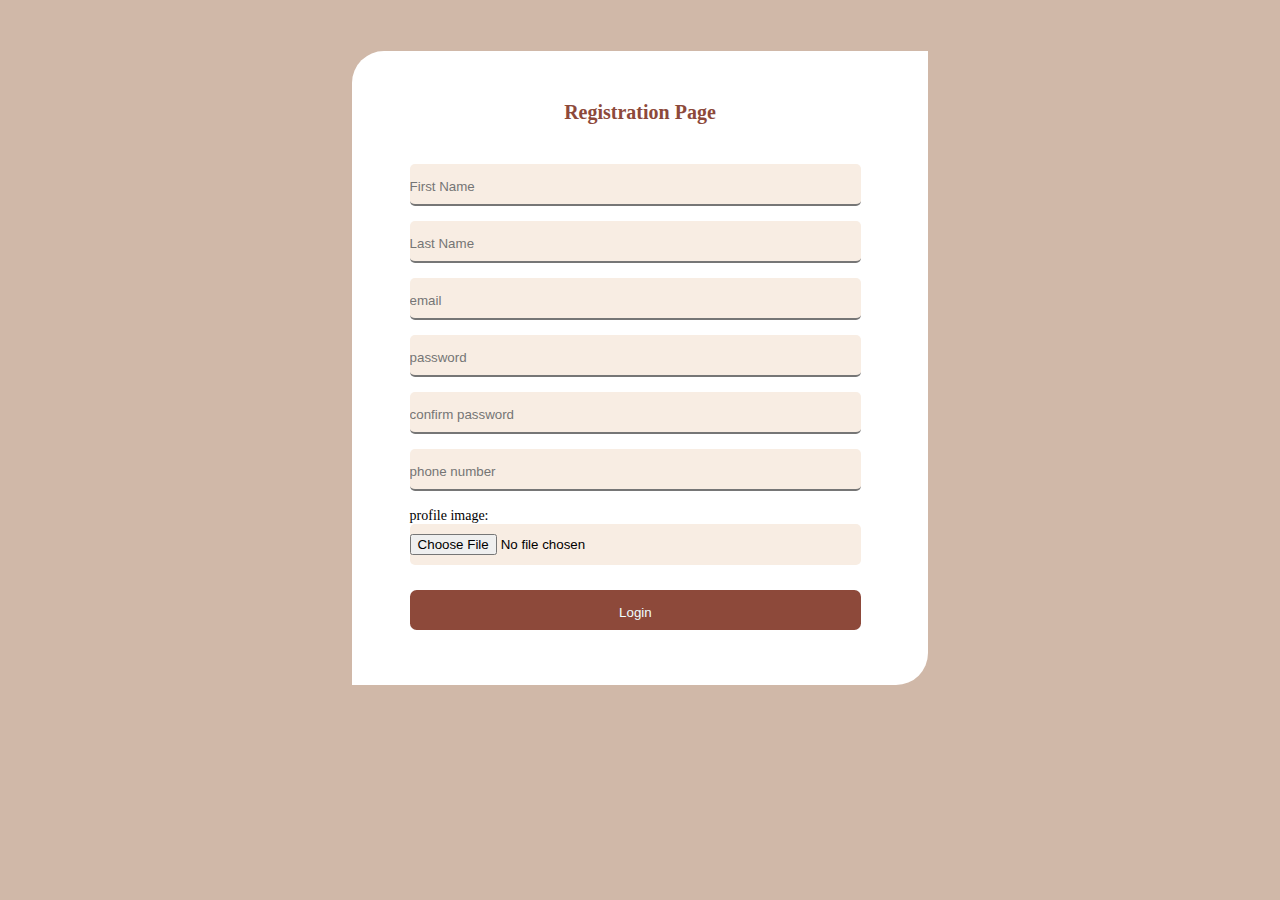
<file: Task4(Registration-form)/index.html>
<!DOCTYPE html>
<html>
  <head>
    <title>Form</title>
    <meta charset="UTF-8" />
    <link rel="stylesheet" href="style.css" />
  </head>
  <body>
    <section class="all">

      <header>Registration Page</header>

      <form action=" " method="POST">

        <div>
          <input id="fname" type="text" placeholder="First Name" required />
          <span id="invalidfname" class="invalid">please insert a valid first name</span>
        </div>

        <div>
          <input id="lname" type="text" placeholder="Last Name" required />
          <span id="invalidlname" class="invalid">please insert a valid last name</span>
        </div>

        <div>
          <input id="email" type="email" placeholder="email" required />
          <span id="invalidemail" class="invalid">please insert a valid email</span>
        </div>

        <div>
          <input id="pass" type="password" placeholder="password" required />
          <span id="invalidpass" class="invalid">please insert a strong password</span>
        </div>

        <div>
          <input id="confirmpass" type="password" placeholder="confirm password" required/>
          <span id="invalidcpass" class="invalid">the password doesn't match</span>
        </div>

        <div>
          <input id="phone" type="tel" placeholder="phone number" required />
          <span id="invalidpnum" class="invalid">please insert a valid phone number</span>
        </div>

        <div>
          <label for="image">profile image:</label>
          <input
            id="image"
            type="file"
            placeholder="image"
            accept=".jpg,.png"
            class="imageinput"
            required/>
          <span id="invalidimage" class="invalid">please insert a file with max size 5MB</span>
        </div>

        <input type="submit" value="Login" class="button" />

      </form>
    </section>
    <script src="java.js"></script>
  </body>
</html>
</file>
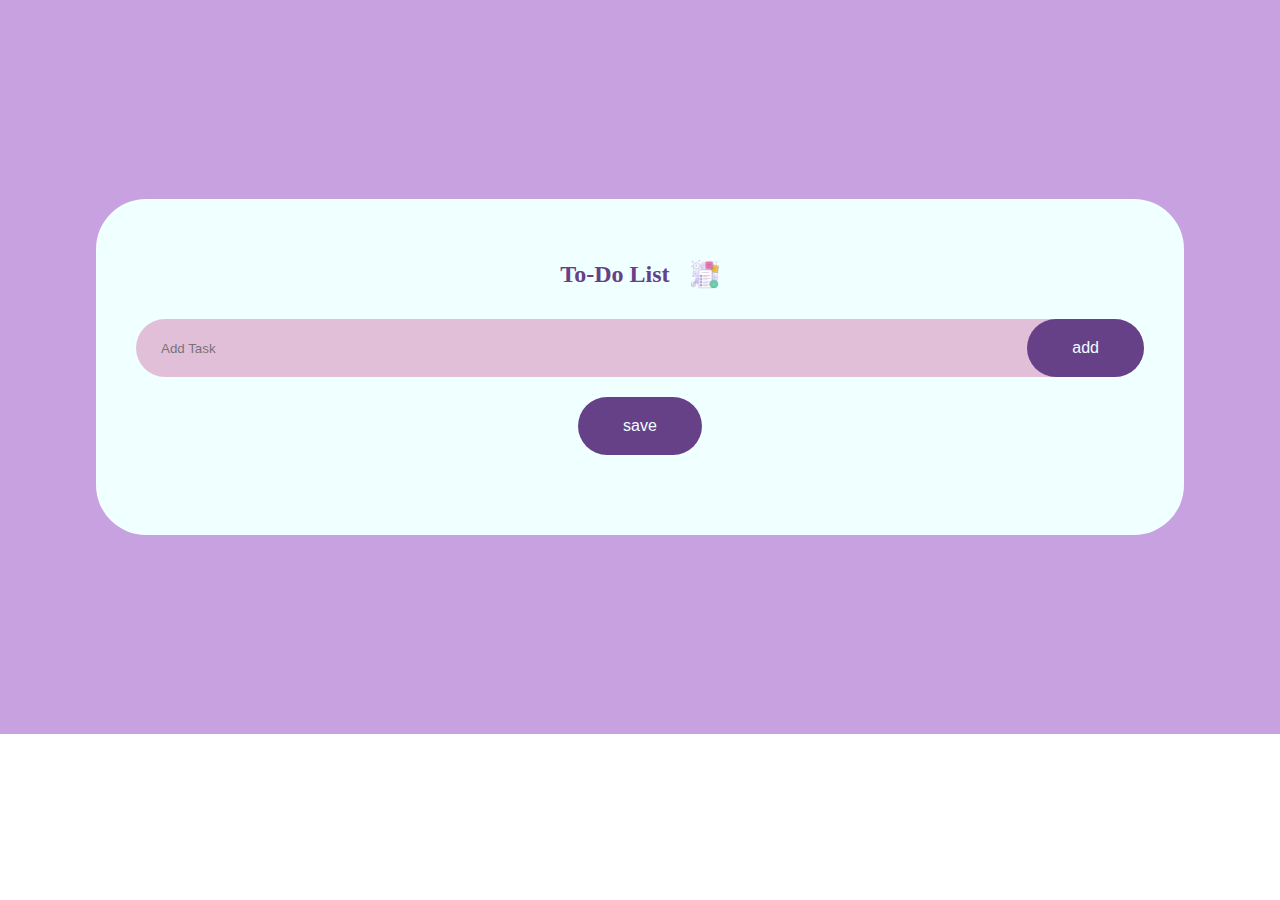
<file: Task5(todo-list)/index.html>
<!DOCTYPE html>
<html lang="en">
  <head>
    <meta charset="UTF-8" />
    <meta name="viewport" content="width=device-width, initial-scale=1.0" />
    <title>To-Do List</title>
    <link rel="stylesheet" href="style/style.css" />
  </head>
  <body>
    <div class="container">
      <div class="todo-app-body" id="todoapp">
        <h2>To-Do List <img src="image\todo.png" /></h2>

        <div class="row">
          <input type="text" placeholder="Add Task" id="input-box" />
          <button onclick="addtask()" class="btn">add</button>
        </div>

        <ul id="list-container">

        </ul>

        <div class="btns">
          <button onclick="savedata()" class="btn">save</button>
        </div>
      </div>
    </div>
    <script src="script.js"></script>
  </body>
</html>
</file>
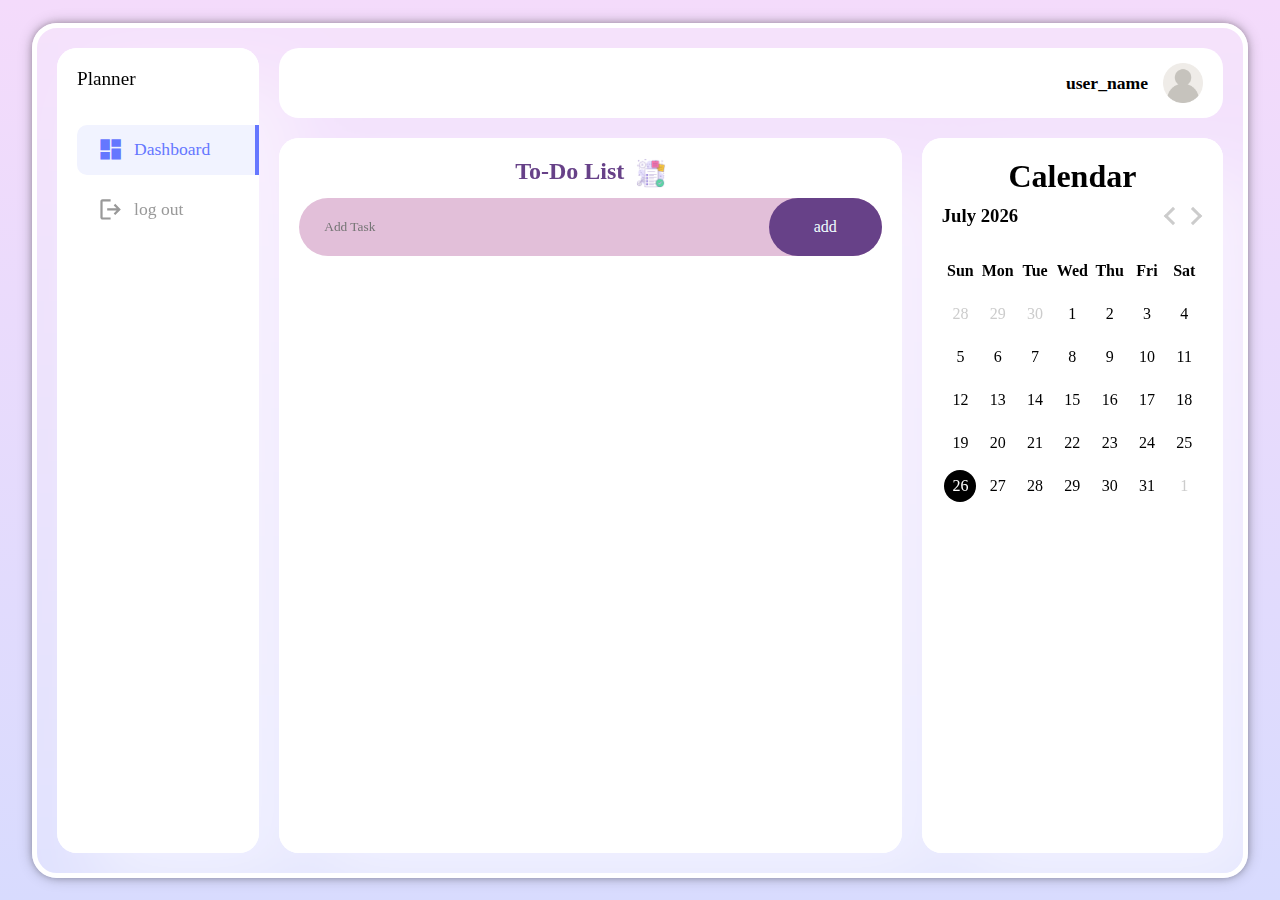
<file: Task9(Final_Project)/index.html>
<!DOCTYPE html>
<html lang="en">
  <head>
    <meta charset="UTF-8" />
    <meta http-equiv="X-UA-Compatible" content="IE=edge" />
    <meta name="viewport" content="width=device-width, initial-scale=1.0" />
    <title>Responsive Task Dashboard</title>
    <link rel="stylesheet" href="style/style.css" />
    <link
      rel="stylesheet"
      href="https://fonts.googleapis.com/css2?family=Material+Symbols+Outlined:opsz,wght,FILL,GRAD@20..48,100..700,0..1,-50..200"
    />
  </head>

  <body>
    <!-- container start -->
    <div class="container">
      <!-- left start -->
      <div class="left">
        <!-- header start -->
        <header>
          <!-- logo start -->
          <div class="logo">
            <h2>Planner</h2>
            <div class="close">
              <!-- icon from website fonts-->
              <span class="material-symbols-outlined"> close </span>
            </div>
          </div>
          <!-- nav start -->
          <nav >
            <ul >
              <li >
                <a href="index.html">
                  <span class="material-symbols-outlined full">
                    dashboard
                  </span>
                  <span class="title">Dashboard</span>
                </a>
              </li>
              <li >
                <a href="login_sign.html">
                  <span class="material-symbols-outlined"> logout </span>
                  <span class="title">log out</span>
                </a>
              </li>
            </ul>
          </nav>
          <!-- nav end -->
        </header>
        <!-- header end -->
      </div>
      <!-- left end -->
      <!-- right start -->
      <div class="right">
        <!-- top start -->
        <div class="top">
          <!-- user start -->
          <div class="user">     
            <h2 >user_name</h2>
            <div class="userImg">
              <img src="groupImg\user.png" alt="user" />
            </div>

            <div class="toggle">
              <span class="material-symbols-outlined"> menu </span>
              <span class="material-symbols-outlined"> close </span>
            </div>
          </div>
          <!-- user end -->
        </div>
        <!-- top end -->
        <!-- main start -->
        <main >
          <!--tasks start-->
          <div class="task_container" id="todoapp">
            <div class="task_heading">
              <h2>To-Do List <img src="groupImg\todo.png" /></h2>

              <div class="row">
                <input type="text" placeholder="Add Task" id="input-box" />
                <button  class="btn" id="addbtntask">add</button>
              </div>
            </div>

            <ul id="list-container"></ul>
          </div>
          <!--tasks -->
          <!-- calendar start -->
          <div class="calendar">
            <h1>Calendar</h1>
            <header>
              <h3></h3>
              <nav>
                <button id="prev"></button>
                <button id="next"></button>
              </nav>
            </header>
            <section>
              <ul class="days">
                <li>Sun</li>
                <li>Mon</li>
                <li>Tue</li>
                <li>Wed</li>
                <li>Thu</li>
                <li>Fri</li>
                <li>Sat</li>
              </ul>
              <ul class="dates"></ul>
            </section>
          </div>
          <!-- calendar end -->
      </div>
      <!-- right end -->
    </div>
    <!-- container end -->

    <script src="jscript/script.js"></script>
  </body>
</html>
</file>
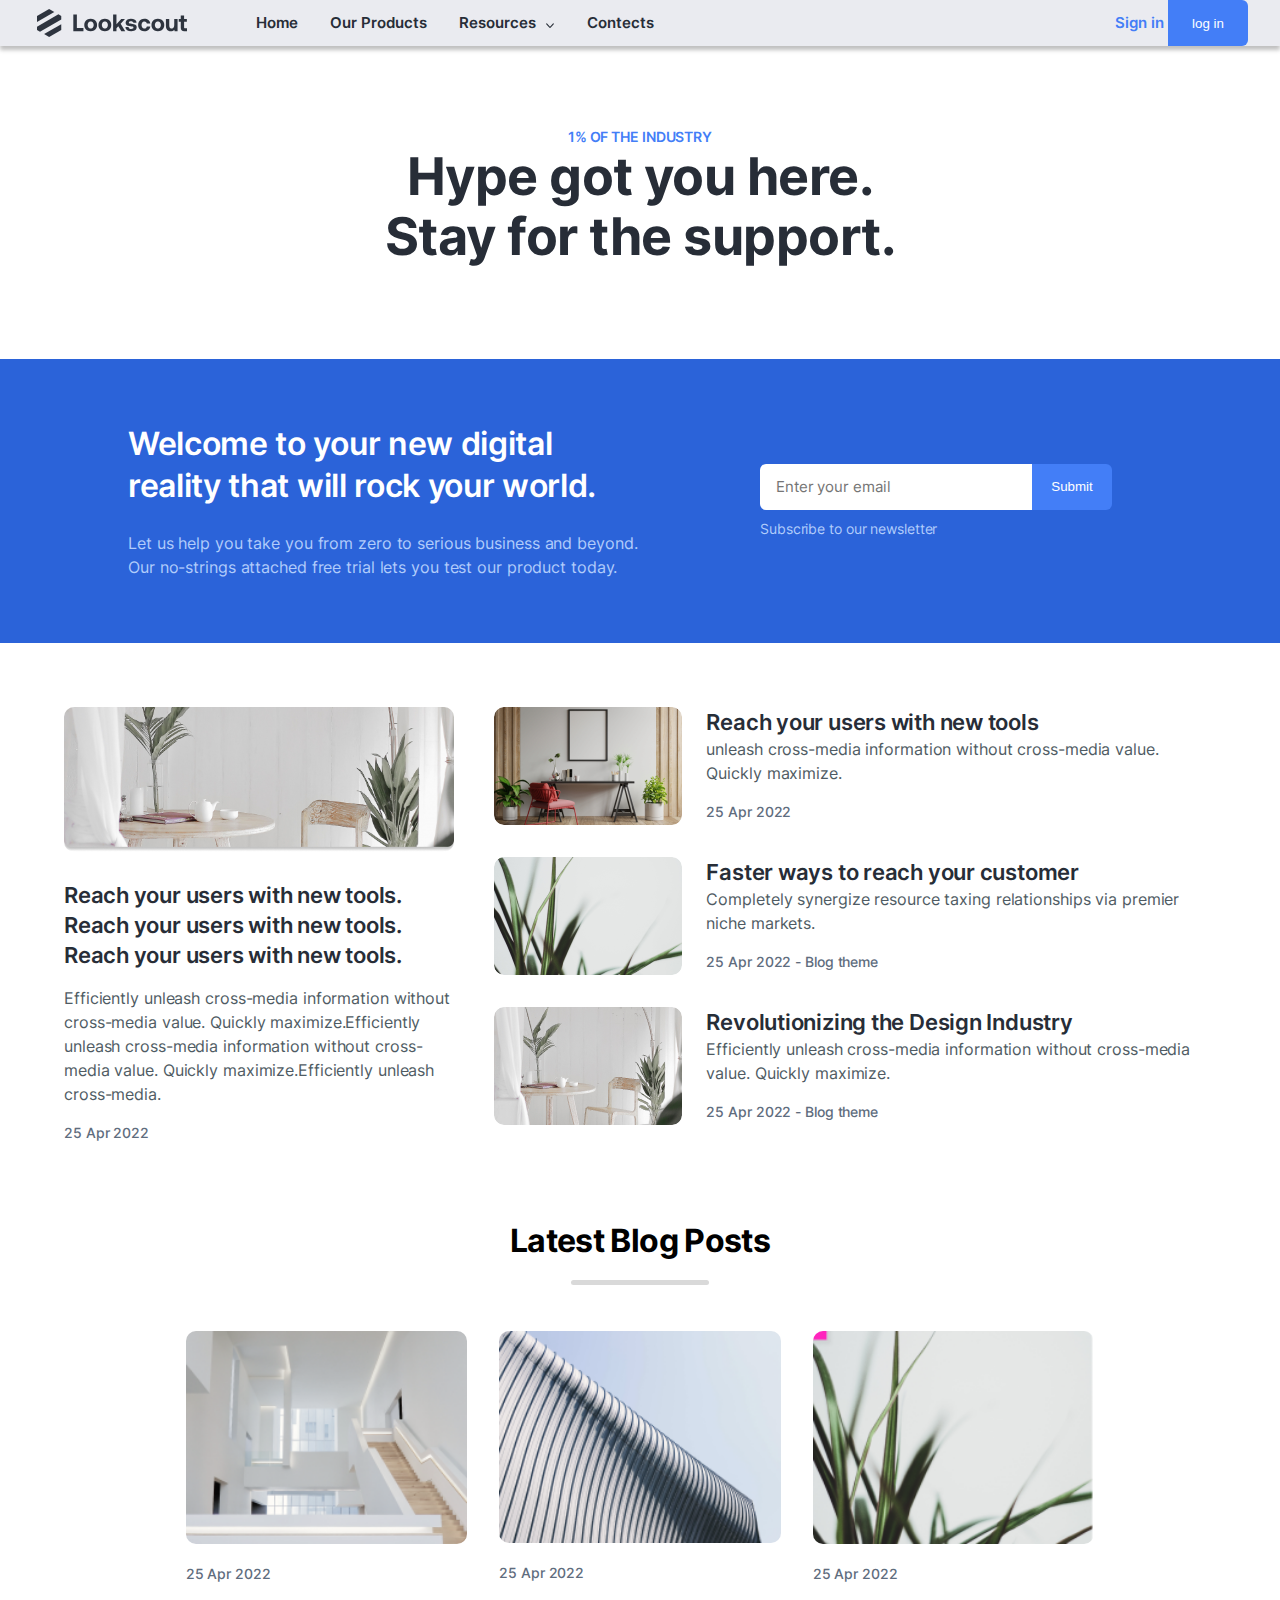
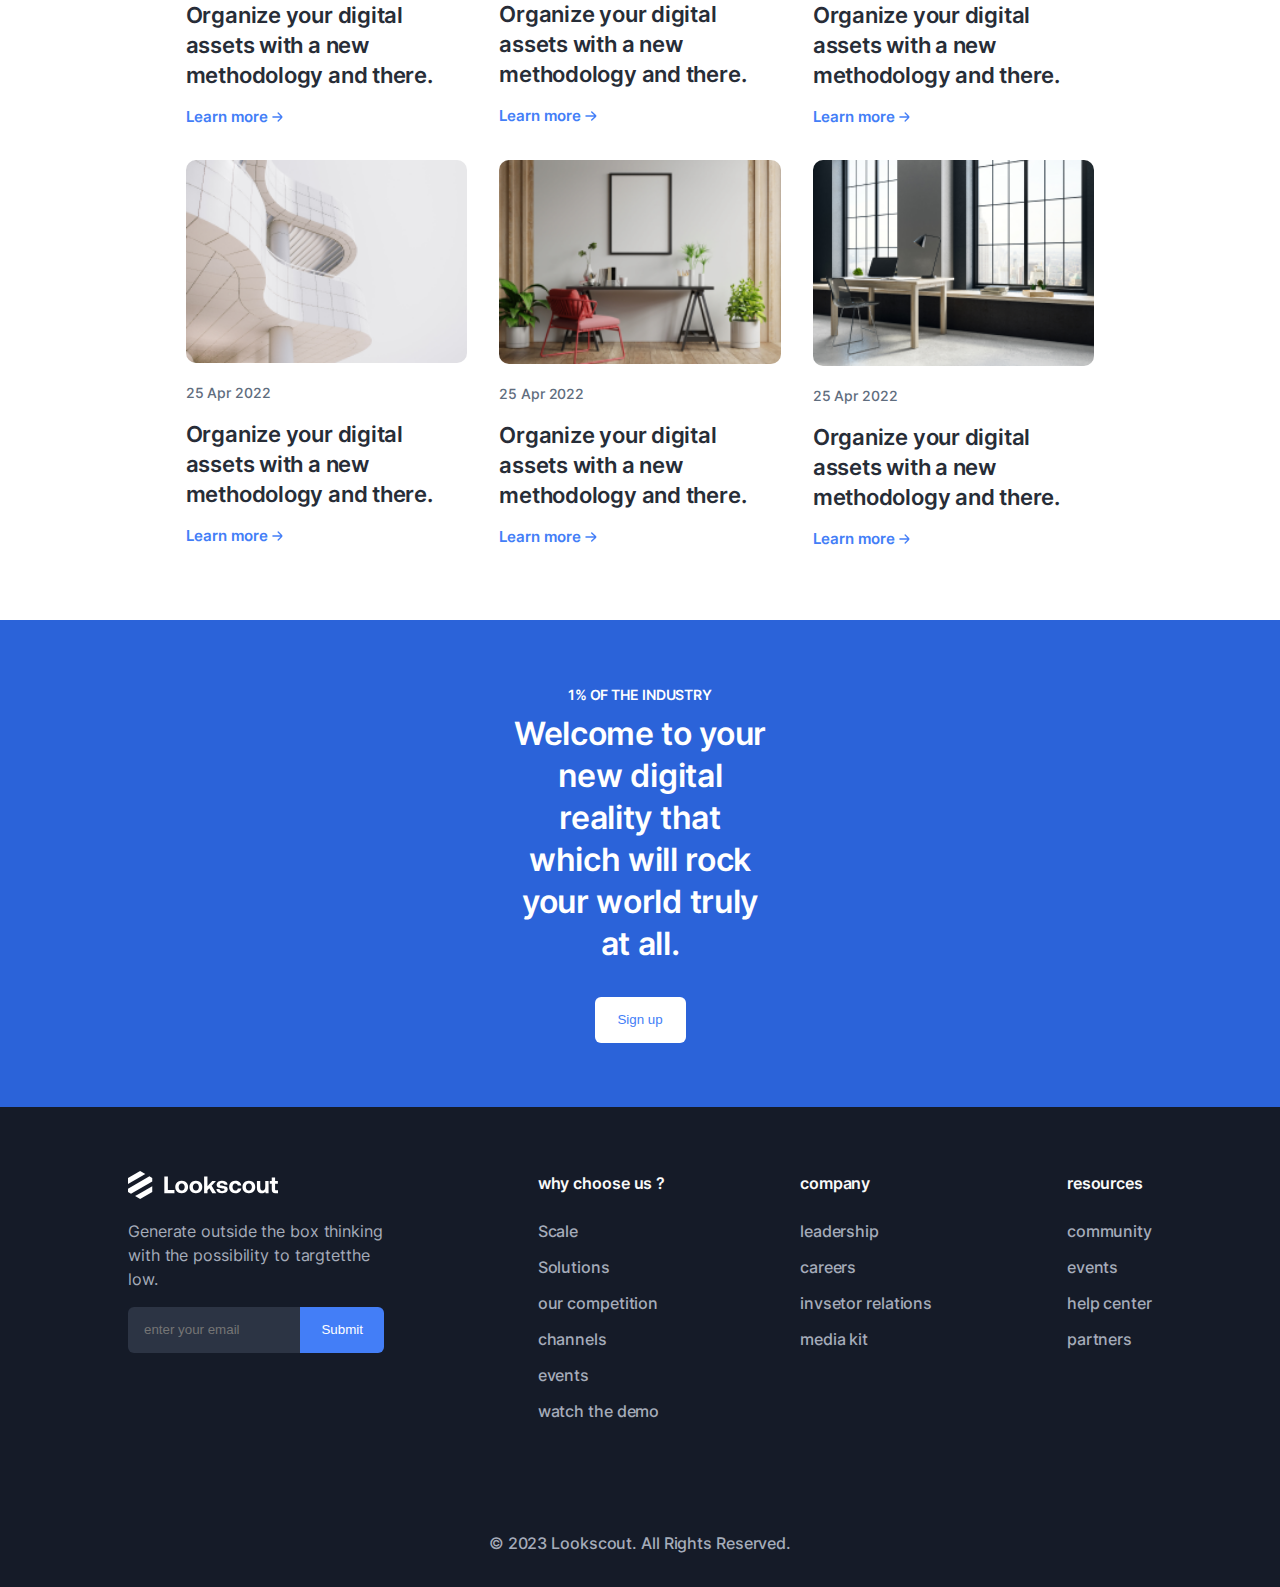
<file: Task2(lookscout)/section_lookscout.html>
<!DOCTYPE html>
<html>
  <head>
    <title>lookscout</title>
    <meta charset="UTF-8" />
    <link rel="stylesheet" href="style\section_lookscout.css" />
    <meta
      name="viewport"
      content="width=device-width, initial-scale=1.0, user-scalable=yes"
    />
  </head>
  <body>
    <!-- Header-->
    <header>
      <!-- NavBar -->
      <nav class="nav-container">
        <section class="nav-left">
          <img src="img\Company Logo.svg" alt="Company Logo" />
          <ul>
            <li class="nav-link"><a href=" ">Home</a></li>
            <li class="nav-link"><a href=" ">Our Products</a></li>
            <li class="nav-link">
              <a href=" ">Resources</a>
              <img class="link-icon" src="img\Icon1.svg" alt="image-error" />
            </li>
            <li class="nav-link"><a href=" ">Contects</a></li>
          </ul>
        </section>

        <section class="nav-right">
          <img src="img\NAV-Button.svg" alt="Company Logo" />
          <a href=" " class="primary-button">Sign in</a>
          <button class="sec-button">log in</button>
        </section>
      </nav>

      <!-- Main -->
      <main class="main-container">
        <section class="main-container-text">
          <span>1% OF THE INDUSTRY</span>
          <h1>Hype got you here.</h1>
          <h1>Stay for the support.</h1>
        </section>
      </main>
    </header>

    <!-- setion 1 -->
    <div class="section1">
      <!-- welocme -->
      <section class="welocme-container">
        <div class="welocme-body">
          <article>
            <h2>
              Welcome to your new digital reality that will rock your world.
            </h2>
            <p>
              Let us help you take you from zero to serious business and beyond.
            </p>
            <p>
              Our no-strings attached free trial lets you test our product
              today.
            </p>
          </article>

          <div class="welocme-form">
            <form>
              <div class="welocme-form-input">
                <input
                  class="welocme-form-input-email"
                  type="email"
                  id="email"
                  name="email"
                  placeholder="Enter your email"
                />
                <input class="sec-button" type="submit" value="Submit" />
              </div>
              <span>Subscribe to our newsletter</span>
            </form>
          </div>
        </div>
      </section>

      <!-- cards  -->
      <section class="cards-container">
        <div class="cards-container-body">
          <div class="card-left">
            <img src="img/section1_1.png" />
            <div class="card-left-text">
              <h4>
                Reach your users with new tools. Reach your users with new
                tools. Reach your users with new tools.
              </h4>
              <p class="card-paragraph">
                Efficiently unleash cross-media information without cross-media
                value. Quickly maximize.Efficiently unleash cross-media
                information without cross-media value. Quickly
                maximize.Efficiently unleash cross-media.
              </p>
              <span class="card-date">25 Apr 2022 </span>
            </div>
          </div>

          <div class="cards-right">
            <article class="card">
              <img src="img/section1_2.png" />
              <div>
                <h4>Reach your users with new tools</h4>
                <p class="card-paragraph">
                  unleash cross-media information without cross-media value.
                  Quickly maximize.
                </p>
                <span class="card-date">25 Apr 2022 </span>
              </div>
            </article>

            <article class="card">
              <img src="img/section1_3.png" />
              <div>
                <h4>Faster ways to reach your customer</h4>
                <p class="card-paragraph">
                  Completely synergize resource taxing relationships via premier
                  niche markets.
                </p>
                <span class="card-date">25 Apr 2022 - Blog theme </span>
              </div>
            </article>

            <article class="card">
              <img src="img/section1_4.png" />
              <div>
                <h4>Revolutionizing the Design Industry</h4>
                <p class="card-paragraph">
                  Efficiently unleash cross-media information without
                  cross-media value. Quickly maximize.
                </p>
                <span class="card-date">25 Apr 2022 - Blog theme </span>
              </div>
            </article>
          </div>
        </div>
      </section>
    </div>

    <!-- Latest Blog Posts -->
    <section class="blog-container">
      <h2>Latest Blog Posts</h2>

      <div class="blog-container-body">
        <div class="blog-container-card">
          <img class="card-img" src="img/section2_1.png" />
          <span>25 Apr 2022</span>
          <h3>
            Organize your digital assets with a new methodology and there.
          </h3>
          <a href=" ">
            Learn more
            <img class="arrow-Icon" src="img\arrow-Icon.svg" />
          </a>
        </div>

        <div class="blog-container-card">
          <img class="card-img" src="img/section2_2.png" />
          <span>25 Apr 2022</span>
          <h3>
            Organize your digital assets with a new methodology and there.
          </h3>
          <a href=" ">
            Learn more
            <img class="arrow-Icon" src="img\arrow-Icon.svg" />
          </a>
        </div>

        <div class="blog-container-card">
          <img class="card-img" src="img/section2_3.png" />
          <span>25 Apr 2022</span>
          <h3>
            Organize your digital assets with a new methodology and there.
          </h3>
          <a href=" ">
            Learn more
            <img class="arrow-Icon" src="img\arrow-Icon.svg" />
          </a>
        </div>

        <div class="blog-container-card">
          <img class="card-img" src="img/section2_4.png" />
          <span>25 Apr 2022</span>
          <h3>
            Organize your digital assets with a new methodology and there.
          </h3>
          <a href=" ">
            Learn more
            <img class="arrow-Icon" src="img\arrow-Icon.svg" />
          </a>
        </div>

        <div class="blog-container-card">
          <img class="card-img" src="img/section2_5.png" />
          <span>25 Apr 2022</span>
          <h3>
            Organize your digital assets with a new methodology and there.
          </h3>
          <a href=" ">
            Learn more
            <img class="arrow-Icon" src="img\arrow-Icon.svg" />
          </a>
        </div>

        <div class="blog-container-card">
          <img class="card-img" src="img/section2_6.png" />
          <span>25 Apr 2022</span>
          <h3>
            Organize your digital assets with a new methodology and there.
          </h3>
          <a href=" ">
            Learn more
            <img class="arrow-Icon" src="img\arrow-Icon.svg" />
          </a>
        </div>
      </div>
    </section>

    <!-- THE INDUSTRY-->
    <section class="THE-INDUSTRY-container">
      <div class="THE-INDUSTRY-body">
        <span>1% OF THE INDUSTRY</span>
        <h2>
          Welcome to your new digital reality that which will rock your world
          truly at all.
        </h2>
        <button class="sec-button diff-sec-button">Sign up</button>
        <button class="sec-button hidd">Log in</button>
      </div>
    </section>

    <footer>
      <div class="footer-container">
        <div class="footer-body-left">
          <img src="img\Company Logo2.svg" alt="Company Logo" />
          <p>
            Generate outside the box thinking with the possibility to targtetthe
            low.
          </p>
          <form>
            <input
              class="footer-input-email"
              type="email"
              id="email"
              name="email"
              placeholder="enter your email"
            />
            <input
              class="sec-button footer-input-button"
              type="submit"
              value="Submit"
            />
          </form>
        </div>

        <div class="footer-body-right">
          <div class="footer-body-right-links">
            <h4>why choose us ?</h4>
            <ul>
              <li><a href="">Scale</a></li>
              <li><a href="">Solutions</a></li>
              <li><a href="">our competition</a></li>
              <li><a href="">channels</a></li>
              <li><a href="">events</a></li>
              <li><a href="">watch the demo</a></li>
            </ul>
          </div>

          <div class="footer-body-right-links">
            <h4>company</h4>
            <ul>
              <li><a href="">leadership</a></li>
              <li><a href="">careers</a></li>
              <li><a href="">invsetor relations</a></li>
              <li><a href="">media kit</a></li>
            </ul>
          </div>

          <div class="footer-body-right-links">
            <h4>resources</h4>
            <ul>
              <li><a href="">community</a></li>
              <li><a href="">events</a></li>
              <li><a href="">help center</a></li>
              <li><a href="">partners</a></li>
            </ul>
          </div>
        </div>
      </div>
      <span>&#169; 2023 Lookscout. All Rights Reserved.</span>
    </footer>
  </body>
</html>
</file>
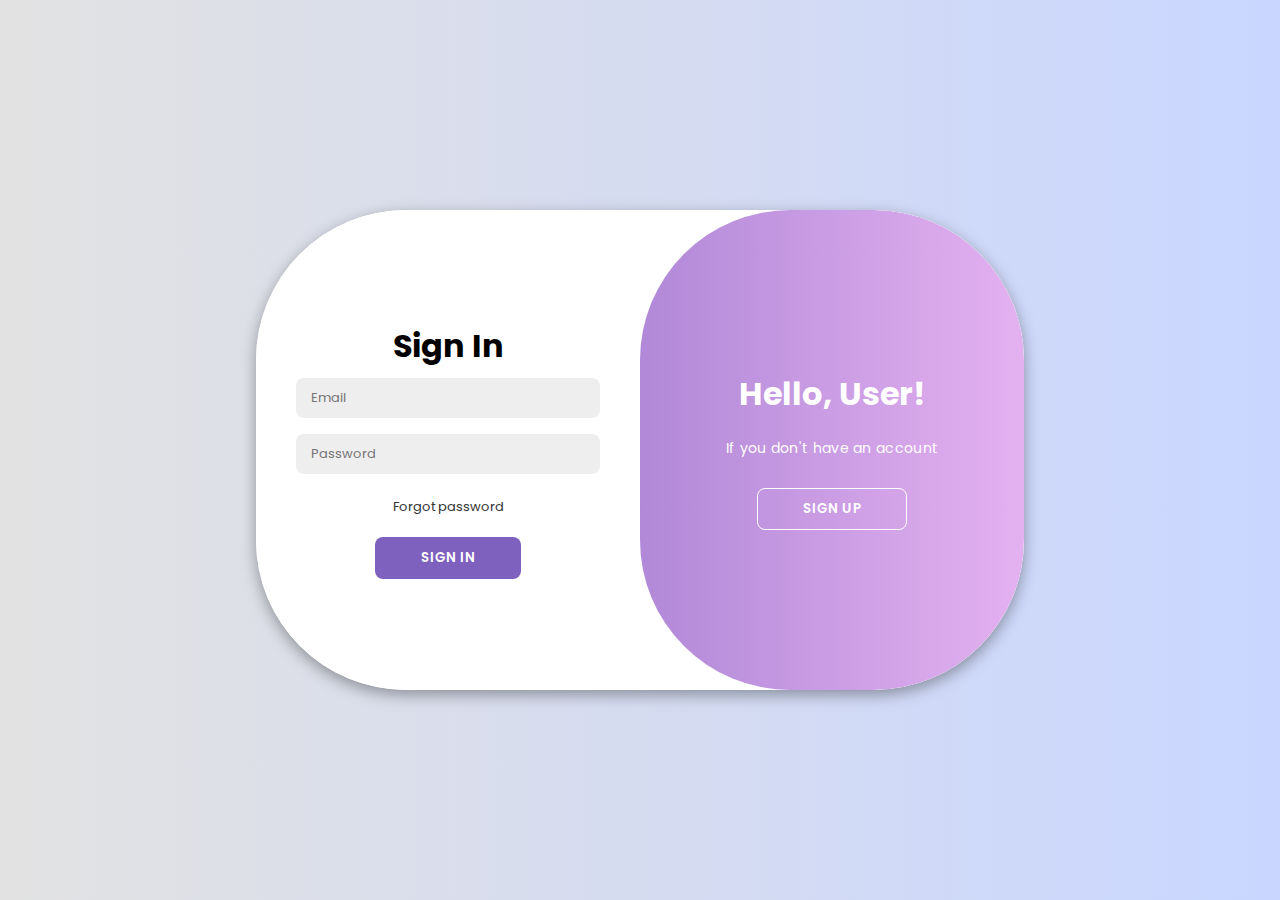
<file: Task9(Final_Project)/login_sign.html>
<!DOCTYPE html>
<html lang="en">
  <head>
    <meta charset="UTF-8" />
    <meta name="viewport" content="width=device-width, initial-scale=1.0" />
    <link rel="stylesheet" href="style/login_sign.css" />
    <link
      rel="stylesheet"
      href="https://cdnjs.cloudflare.com/ajax/libs/font-awesome/6.5.2/css/all.min.css"
      integrity="sha512-SnH5WK+bZxgPHs44uWIX+LLJAJ9/2PkPKZ5QiAj6Ta86w+fsb2TkcmfRyVX3pBnMFcV7oQPJkl9QevSCWr3W6A=="
      crossorigin="anonymous"
      referrerpolicy="no-referrer"
    />
    <link rel="preconnect" href="https://fonts.googleapis.com" />
    <link rel="preconnect" href="https://fonts.gstatic.com" crossorigin />
    <link
      href="https://fonts.googleapis.com/css2?family=Poppins:ital,wght@0,100;0,200;0,300;0,400;0,500;0,600;0,700;0,800;0,900;1,100;1,200;1,300;1,400;1,500;1,600;1,700;1,800;1,900&display=swap"
      rel="stylesheet"
    />
    <title>Login Page</title>
  </head>
  <body>
    <div class="container" id="container">
      <div class="sign-up">
        <form>
          <h1>Create Account</h1>
          <div class="input-container">
            <input type="text" placeholder="Name" id="upname"  required />
            <span id="invalidname" class="invalid">please insert a valid name</span>
          </div>
          <div class="input-container">
            <input type="text" placeholder="Email" id="upemail" required />
            <span id="invalidemail" class="invalid">please insert a valid email</span>
          </div>
          <div class="input-container">
            <input type="password" placeholder="Password" id="uppass" required />
            <span id="invalidpass" class="invalid">please insert a strong password</span>
          </div>
          <button id="sign-up-btn">Sign Up</button>
        </form>
      </div>
      <div class="sign-in">
        <form>
          <h1>Sign In</h1>
          
          <div class="input-container">
            <input type="text" placeholder="Email"  id="inemail" required/>
            <span id="invalidemailin" class="invalid">please insert a valid email</span>
          </div>
          <div class="input-container">
            <input type="password" placeholder="Password" id="inpass" required />
            <span id="invalidpassin" class="invalid">please insert correct or valid password</span>
          </div>
          <a href="#">Forgot password</a>
          <button id="sign-in-btn">Sign In</button>
        </form>
      </div>
      <div class="toogle-container">
        <div class="toogle">
          <div class="toogle-panel toogle-left">
            <h1>Welcome User!</h1>
            <p>If you already have an account</p>
            <button class="hidden" id="login">Sign In</button>
          </div>
          <div class="toogle-panel toogle-right">
            <h1>Hello, User!</h1>
            <p>If you don't have an account</p>
            <button class="hidden" id="register">Sign Up</button>
          </div>
        </div>
      </div>
    </div>
    <script src="jscript/login_sign.js"></script>
  </body>
</html>
</file>
<file: Task1(Trafalgar)/Style/style.css>
*
{
  padding: 0%;
  margin: 0%;
}

/* font */

@font-face {
    font-family: Mulish-Light;
    src: url(../Mulish/Mulish-Light.ttf);
}

@font-face {
    font-family: Mulish-Regular;
    src: url(../Mulish/Mulish-Regular.ttf);
}

@font-face {
    font-family: Mulish-Medium;
    src: url(../Mulish/Mulish-Medium.ttf);
}

@font-face {
    font-family: Mulish-Bold;
    src: url(../Mulish/Mulish-Bold.ttf);
}

/*  Global */

html
{
    font-family: Mulish-Medium ;
}

.container
{
  margin-inline: auto;
  width:80%;

}

a
{
    text-decoration: none;
}

h3
{
    font-size: 36px;
    color: #000000;
    font-family: Mulish-Bold;
    line-height: 56px;
    position: relative;
}

.button
{
  font-family: Mulish-Bold;
  border-radius: 55px;
  width: 200px;
  height: 60px;
  text-align: center;
  color:#458FF6 ;
  border-color: #458FF6;
  border-width: 1.4px;
  background-color: #FFFFFF;
  font-size: 18px; 
  line-height: 60px;
}

.button:hover
{
    color:#FFFFFF;
    background-color: #458FF6;
    border-color:#FFFFFF;
}

.main-button
{
  background-color:#458FF6;
  color:#FFFFFF ;
  height: 56px;
  margin-block: 20px;
}

.main-button:hover
{
    background-color: #FFFFFF;
    color: #458FF6;
    border-color: #458FF6;
}

.center-button
{
   margin-left: 45%;
   margin-block: 50px;
}


/* Header NavBar*/

header
{
    background-image: url(../img/background1.svg);
    background-repeat: no-repeat;
    background-position:left top 160px;
}

.navbar-container
{
    display:flex;
    padding-block: 64px;  
}

.navbar-container a img
{
    width: 160px;
    height: 41px;
}

.navbar-links
{
    list-style-type: none;
    width: 545px;
    height: 23px;   
    margin-left:45%;

}

.navbar-links .nav-link
{
    display: inline-block;
    margin-inline-end: 30px;
}

.navbar-links .nav-link a
{
    font-size: 18px;
    color: #1F1534;
    opacity: 50%;
    font-family: Mulish-Regular;
}

.navbar-links   li:last-child{
    margin-inline-end: 0;
}

.navbar-links .nav-link a:hover
{
    opacity: 100%;
    font-family: Mulish-Bold; 
}

/* Header Main */

.main-container
{
    display:flex;
    align-items: center;
}

.header-text
{ 
   vertical-align: middle;
   width : 40%;
}

.header-text h1
{ 
   font-size: 48px;
   line-height: 56px;
   color: #000000;
   max-width: 90%;
}

.header-text p
{
   font-size: 21px;
   color: #7D7987;
   padding-block: 30px;
   line-height: 32px;
   width: 445px;
}

.header-image{
    width: 50%;
    margin-inline-start: auto;
}


/* our services */

.ourservices-container
{
    padding-top: 200px;
    background-image: url("../img/background2.svg");
    background-repeat: no-repeat;
    position: relative;
    background-position-y: 180px ;
    
}

.ourservices-title 
{
  text-align: center;
  width: 80%;
  margin-inline: auto;
}

.ourservices-container .container .ourservices-title h3::after
{
  content:'';
  position: absolute;
  background-color: #000000;
  border-radius:5px;
  left: 50%;
  bottom: -24px;
  transform: translateX(-50%);
  width: 56px;
  height: 2px;
  
}

.service-img
{
    position: absolute;
    top: 835px;
    transform: translateY(-80%);
    right: 15%;
    z-index: -1;
}

.ourservices-title p
{
    font-size: 18px;
    color: #7D7987;
    width:952px ;
    margin-top: 50px;
    margin-inline: auto;
    line-height: 30px;
}

.ourservices-body
{
    display:flex;
    flex-wrap: wrap;
    width: 80%;
    margin-inline: auto;
    margin-top: 100px;
}

.ourservices-card
{
    width: calc( (100% / 3) - 2 * 10px - 2 * 30px);;
    box-shadow: 10px 40px 50px 0px #E5E9F666;
    padding:50px 30px;
    margin: 0 10px 20px;
    border-radius: 20px;
    background-color: #FFFFFF;
}

.ourservices-card img
{
  width: auto;
  max-height: 90px;
}

.ourservices-card h4
{
  font-family: Mulish-Bold;
  font-size: 24px;
  margin-block: 10px;
  line-height: 56px;
}

.ourservices-card p
{
    font-family: Mulish-Light;
    color: #7D7987;
    font-size: 16px;
    line-height: 28px;
    width: 261px;
}

/* Leading healthcare providers */

.Leading-container
{
    display: flex;
    margin-top: 200px;
}

.Leading-container .Leading-text
{
    vertical-align: middle;
    width : 486px; 
    margin-left: 10%;
    padding: 50px;
}

.Leading-container .Leading-text h3::after
{
  content:'';
  position: absolute;
  background-color: #000000;
  border-radius:10px;
  left: 7%;
  bottom: -24px;
  transform: translateX(-50%);
  width: 56px;
  height: 2px; 
}

.Leading-container .Leading-text p 
{
    font-family: Mulish-Light;
    margin-block: 50px;
    color: #7D7987;
    line-height: 30px;
    width: 450px;
    font-size: 18px;
}

/* download our mobile apps */

.downloading-body
{
    display: flex;
    margin-block: 100px;
    position: relative;
    padding-top: 100px;
}

.downloading-container
{
   position: relative;
}

.downloading-text
{
    vertical-align: middle;
    width : 420px; 
    padding: 50px;
}

.downloading-body .downloading-text h3::after
{
  content:'';
  position: absolute;
  background-color: #000000;
  border-radius:6px;
  left: 7%;
  bottom: -24px;
  transform: translateX(-50%);
  width: 56px;
  height: 2px; 
}

.downloading-body .downloading-text p
{
    font-family: Mulish-Light;
    margin-block: 50px;
    color: #7D7987;
    line-height: 30px;
    width: 420px;
    font-size: 18px;
}

.downloading-body img
{
  margin-left: 10%;
  
}

.downloading-text button img
{
    height: 15px ;
    width: 26px;
    color: #458FF6;
    

}

.downloading-text button
{
  width: 200px;  
  line-height: 60px;
  display: inline;
}

.downloading-img
{
    position: absolute;
    top: 0px;
    transform: translateY(-90%);
    right: -40px;
    z-index: -1;
}

/* What our customer are saying */

.customer-container
{
 background-image: linear-gradient(208.18deg, #67C3F3 9.05%, #5A98F2 76.74%);
 color:#FFFFFF ;
 border-radius: 24px;
 padding: 40px;
 padding-top: 0px;
 align-items: center;
 position: relative;
}

.customer-container h3
{
  color: #FFFFFF;
  margin-bottom: 40px;
  text-align: center;
}

.customer-container h3::after
{
  content:'';
  position: absolute;
  background-color:#FFFFFF;
  border-radius:6px;
  left: 50%;
  bottom: -24px;
  transform: translateX(-50%);
  width: 56px;
  height: 2px;
}

.customer-body
{
    display: flex;
    padding: 40px;
}

.customer-container-left
{
    width: 50%;
    display: flex;
}

.customer-container-left img
{
  width:141px ;
  height: 141px ;
  border-color: #FFFFFF;
  border-radius: 50%;
  margin-left: 30px;
}

.customer-container-left-body
{
    vertical-align: middle;
    margin-left: 20px;
    margin-top: 10px;

}

.customer-container-left-body h5
{
   font-family: Mulish-Bold;
   font-size: 22px;
   line-height: 48px;
}

.customer-container-left-body p
{
  font-size: 18px;
  line-height: 48px;
  font-family: Mulish-Regular;
  opacity: 85%;
}

.customer-container-right p
{
    font-family: Mulish-Regular;
    width: 420px;
    margin-left: 20px;
    font-size: 19px;
    line-height: 30px;
    opacity:90% ;
}

.customer-img1
{ 
    transform: translateY(-20%);
    margin-left: 96%;
}

.customer-img2
{
    position: absolute;
    top: 350px;
    transform: translateY(-40%);
    left: -45px;
    z-index: -1; 
}

.customer-img3
{
   margin-block: 5%;
   margin-left: 35%;
}

/* Check out our latest article*/

.chekout-container
{
    background-image: url(../img/background3.svg);
    background-repeat: no-repeat;
    margin-top: 150px;
    margin-right: -10px;
    background-position: right center; 
}

.chekout-container .container  h3 
{
  text-align: center;
  width: 80%;
  margin-inline: auto;
  font-size: 36px;
  position: relative;
  line-height: 56px;
  margin-bottom: 20px;
}

.chekout-container .container   h3::after
{
  content:'';
  position: absolute;
  background-color: #000000;
  border-radius:5px;
  left: 50%;
  bottom: -16px;
  transform: translateX(-50%);
  width: 56px;
  height: 2px;
}

.checkout-body
{
    display:flex;
    flex-wrap: wrap;
    width: 80%;
    margin-inline: auto;
    margin-top: 100px;
    position: relative;
}

.checkout-card
{
    width: calc( (100% / 3) - 2 * 5px );
    margin: 0 5px 10px;
    max-height: 600px;
    background-color:#FFFFFF;
    box-shadow:  10px 40px 50px 0px #E5E9F666;
    border-radius: 20px;
}

.checkout-card img
{
  width: 330px;
  border-top-left-radius: 20px;
  border-top-right-radius: 20px;
}

.checkout-card-body
{
   padding: 20px;
}

.checkout-card-body h6
{
  font-family: Mulish-Bold;
  font-size: 21px;
  line-height: 32px;
  color: #000000;
}

.checkout-card-body p
{
  font-size: 16px;
  line-height: 28px;
  font-family: Mulish-Light;
  padding-block: 20px;
}

.checkout-card-body a
{
 font-family: Muli;
 font-size: 17px;
 font-weight: 600;
 line-height: 28px;
 text-align: left;
 color: #4089ED;

}

.checkout-card-body a img
{
    width: 14.14px;
    height: 9px;
    top: 5065px;
    left: 388.71px;
    gap: 0px;
    opacity: 0px;
}

.checkout-background
{
    margin-inline-start: 90px ;
    position: absolute;
    z-index: -1;
    margin-top: 110px; 
}

/*footor*/

.footor-container
{
  background-image:  linear-gradient(183.41deg, #67C3F3 -8.57%, #5A98F2 82.96%);
   margin-top: 50px;
   align-items: center;
   color: #FFFFFF;
   position: relative;
   height: 432px;
}

.footor-container .img1
{
    position: absolute;
    top: -20px;
    transform: translateY(-40%);
    right: 60px;
    z-index: -1; 
}

.footor-container .img2
{
    margin-top: 240px;
    transform: translatex(-85%);
    left: 0px;
}

.footer-body
{
   display: flex;
    flex-wrap: wrap;
    padding-top: 100px;
    padding-left: 100px;
}

.footer-about
{
    width: 391px;
    padding: 20px;
    vertical-align: middle;   
    height: 201px;
}

.logo
{
    display: flex;
    flex-wrap: wrap;
}

.logo span
{
  font-family: Mulish-Bold;
  font-size: 24px;
  line-height: 30.12px;
  text-align: center;
  margin-top: 10px;
  padding-left: 20px;
}

.logo img
{
   width: 17px;
   height: 32px;
   background-color: #FFFFFF;
   border-radius: 50%;
   padding: 10px;
   text-align: center;
   flex-shrink: 0%;
}

.footer-about p 
{
    margin-block: 15px;
    font-family: Mulish-Light;
}

.footer-about .copyright
{
   font-family: Mulish-Light;
   margin-top: 40px;
}


.footer-details
{
    display: flex;
    flex-wrap: wrap;
    margin-left: 50px;
    margin-top: 2px;
}

.footer-list h6
{
 font-family: Mulish-Bold;
 font-size: 20px;
 line-height: 60px;
 text-align: left;
}

.footer-list
{
    margin-left: 100px;
}

.footer-list ul
{
    list-style: none;
}

.footer-list a{
  color: #FFFFFF;
  margin-block: 35px;
  font-size: 18px;
  font-family: Mulish-Light;
  line-height: 38px;
  text-align: left;
}
</file>
<file: Task2(lookscout)/style/style.css>
* {
  padding: 0%;
  margin: 0%;
}

/* font */

@font-face {
  font-family: Inter-Regular;
  src: url(../Inter/Inter-Regular.ttf);
}

@font-face {
  font-family: Inter-Medium;
  src: url(..//Inter/Inter-Medium.ttf);
}

@font-face {
  font-family: Inter-SemiBold;
  src: url(../Inter/Inter-SemiBold.ttf);
}

@font-face {
  font-family: Inter-Bold;
  src: url(../Inter/Inter-Bold.ttf);
}

/* global */
html {
  font-family: Inter-SemiBold;
}
h4 {
  font-size: 22px;
  line-height: 30px;
  letter-spacing: -0.01em;
  text-align: left;
  color: #272d37;
}

ul {
  list-style-type: none;
}

a {
  text-decoration: none;
  font-family: Inter-SemiBold;
  color: #437ef7;
}

.primary-button {
  color: #437ef7;
  font-size: 15px;
  line-height: 22px;
  text-align: left;
  width: 57px;
  height: 22px;
}

.sec-button {
  width: 80px;
  height: 46px;
  padding: 12px 18px 12px 18px;
  gap: 6px;
  border-radius: 0px 6px 6px 0px;
  background-color: #437ef7;
  color: #ffff;
  border-color: #437ef7;
  box-shadow: none;
  border-style: none;
}

/* header */

header {
  width: 100%;
}
.nav-container {
  display: flex;
  align-items: center;
  flex-wrap: wrap;
  gap: 10px;
  background-color: #eaebf0;
  border-bottom-width: 1px solid #eaebf0;
  box-shadow: 0px 4px 4px 0px #00000040;
  padding: 0px 32px 0px 32px;
  justify-content: space-between;
}

.nav-left {
  display: flex;
  align-items: center;
  flex-wrap: wrap;
  width: 80%;
  gap: 64px;
}
.nav-left img {
  width: 160px;
  height: 40px;
}

.nav-left ul {
  display: flex;
  gap: 32px;
}

.nav-left .nav-link a {
  color: #272d37;
  font-size: 15px;
  line-height: 22px;
  text-align: left;
}

.nav-left .nav-link .link-icon {
  width: 10px;
  height: 4.65px;
  top: 8.33px;
  left: 5px;
  border: 1.67px 0px 0px 0px;
  padding-left: 5px;
  border-width: 1.67px solid #272d37;
  color: #272d37;
  align-items: center;
}

.nav-right img {
  display: none;
}

/* Header Main */
.main-container {
  padding: 80px 30px 92px 30px;
}

.main-container-text {
  max-width: 640px;
  gap: 16px;
  text-align: center;
  margin-inline: auto;
}

.main-container-text span {
  color: #437ef7;
  font-size: 14px;
  line-height: 20px;
  letter-spacing: -0.10000000149011612px;
}

.main-container-text h1 {
  font-size: 52px;
  line-height: 60px;
  letter-spacing: -0.01em;
  font-family: Inter-Bold;
  color: #272d37;
}

/* welocme section */

.welocme-container {
  width: 100%;
  padding: 64px 0px 64px 0px;
  background-color: #2b63d9;
}

.welocme-body {
  width: 80%;
  padding: 0px 32px 0px 32px;
  gap: 120px;
  border-radius: 10px 0px 0px 0px;
  display: flex;
  margin-inline: auto;
  align-items: center;
}

.welocme-container .welocme-body article {
  width: 50%;
}

.welocme-container .welocme-body article h2 {
  color: #ffffff;
  font-size: 32px;
  line-height: 42px;
  letter-spacing: -0.01em;
  text-align: left;
  margin-bottom: 24px;
}

.welocme-container .welocme-body article p {
  font-size: 16px;
  line-height: 24px;
  letter-spacing: -0.10000000149011612px;
  text-align: left;
  font-family: Inter-Regular;
  color: #b1ccfb;
}

.welocme-container .welocme-body .welocme-form .welocme-form-input {
  display: flex;
  border-radius: 6px 0px 0px 0px;
}

.welocme-container
  .welocme-body
  .welocme-form
  .welocme-form-input
  .welocme-form-input-email {
  height: Fixed (46px);
  padding: 12px 16px 12px 16px;
  border-radius: 6px 0px 0px 6px;
  border-color: #2b63d9;
  color: #919ba7;
  font-size: 15px;
  line-height: 22px;
  letter-spacing: -0.10000000149011612px;
  text-align: left;
  font-family: Inter-Regular;
  border-style: none;
  margin-bottom: 8px;
}

.welocme-container .welocme-body .welocme-form span {
  font-family: Inter-Regular;
  font-size: 14px;
  line-height: 20px;
  letter-spacing: -0.10000000149011612px;
  text-align: left;
  height: 20px;
  color: #b1ccfb;
}

/* section 2 cards */
.cards-container {
  width: 100%;
  padding: 64px 0px 64px 0px;
}

.cards-container-body {
  gap: 40px;
  display: flex;
  width: 90%;
  margin-inline: auto;
  justify-content: center;
}

.cards-container-body .card-left {
  width: calc(90% / 2 - 40px);
}

.cards-container-body .card-left img {
  width: 100%;
  height: auto;
  border-radius: 10px;
  margin-bottom: 24px;
}

.cards-container-body .card-left .card-left-text h4 {
  margin-bottom: 16px;
}

.card-paragraph {
  color: #4f5b63;
  font-size: 16px;
  font-family: Inter-Regular;
  line-height: 24px;
  letter-spacing: -0.10000000149011612px;
  text-align: left;
  margin-bottom: 16px;
}
.card-date {
  font-family: Inter-Medium;
  font-size: 14px;
  color: #5f6d7e;
  line-height: 20px;
  letter-spacing: -0.10000000149011612px;
  text-align: left;
}

.cards-container-body .cards-right .card {
  display: flex;
  gap: 24px;
  border-radius: 5px;
  margin-bottom: 32px;
}

.cards-container-body .cards-right .card img {
  max-width: 188px;
  height: 118px;
  border-radius: 10px;
}

/* Latest Blog Posts*/
.blog-container {
  width: 100%;
  padding: 64px, 0px, 24px, 0px;
  gap: 64px;
}

.blog-container h2 {
  font-size: 32px;
  line-height: 40px;
  letter-spacing: -0.02em;
  text-align: center;
  font-family: Inter-Bold;
  position: relative;
}

.blog-container h2::after {
  content: "";
  position: absolute;
  background-color: #d9d9d9;
  border-radius: 6px;
  left: 50%;
  bottom: -24px;
  transform: translateX(-50%);
  width: 138px;
  height: 5px;
  margin-inline: auto;
}
.blog-container-body {
  display: flex;
  flex-wrap: wrap;
  width: 90%;
  justify-content: center;
  gap: 32px;
  margin-inline: auto;
  margin-block: 70px;
}
.blog-container-card {
  width: calc(90% / 3 - 2 * 32px);
  border-radius: 5px;
}
.blog-container-card .card-img {
  width: 100%;
  height: auto;
  border-radius: 10px;
  margin-bottom: 16px;
}
.blog-container-card span {
  display: block;
  font-family: Inter-Medium;
  font-size: 14px;
  line-height: 20px;
  letter-spacing: -0.10000000149011612px;
  text-align: left;
  color: #5f6d7e;
}
.blog-container-card h3 {
  font-size: 22px;
  color: #272d37;
  line-height: 30px;
  letter-spacing: -0.01em;
  text-align: left;
  margin-block: 16px;
}
.blog-container-card a {
  font-size: 15px;
  line-height: 22px;
  text-align: left;
}

.blog-container-card a .arrow-Icon {
  width: 11.32px;
  height: 10px;
  top: 20px;
  left: 4.17px;
  border: 1.67px 0px 0px 0px;
}

/*THE INDUSTRY*/
.THE-INDUSTRY-container {
  width: 100%;
  background-color: #2b63d9;
  padding: 64px 0px 64px 0px;
  align-content: center;
}
.THE-INDUSTRY-body {
  color: #ffffff;
  text-align: center;
  width: 35%;
  margin-inline: auto;
}

.THE-INDUSTRY-container span {
  font-size: 14px;
  line-height: 20px;
  letter-spacing: -0.10000000149011612px;
  text-align: left;
}

.THE-INDUSTRY-container h2 {
  font-size: 32px;
  line-height: 42px;
  letter-spacing: -0.01em;
  margin-block: 8px;
}

.diff-sec-button {
  color: #437ef7;
  background-color: #ffffff;
  width: 91px;
  border-radius: 6px;
  margin-top: 24px;
}
.THE-INDUSTRY-body .hidd {
  display: none;
}

/* footer*/
footer {
  width: 100%;
  background-color: #151b28;
}

.footer-container {
  width: 80%;
  padding: 64px;
  gap: 64px;
  display: flex;
  margin-inline: auto;
  justify-content: space-between;
}

.footer-body-left {
  width: 25%;
}
.footer-body-left p {
  font-size: 16px;
  line-height: 24px;
  letter-spacing: -0.10000000149011612px;
  text-align: left;
  color: #a5acba;
  font-family: Inter-Regular;
  margin-block: 16px;
}
.footer-body-left form {
  display: flex;
}

.footer-body-left form .footer-input-email {
  width: 60%;
  height: Fixed (46px);
  padding: 12px 16px 12px 16px;
  gap: 8px;
  border-radius: 6px 0px 0px 6px;
  border: 1px 0px 0px 0px;
  background-color: #2c3444;
  color: #a5acba;
  border-style: none;
  border-color: #2e3545;
  border-width: 1px;
}

.footer-body-left form .footer-input-button {
  width: 88px;
}

.footer-body-right {
  width: 60%;
  display: flex;
  justify-content: space-between;
}

.footer-body-right .footer-body-right-links {
  justify-content: space-between;
}

.footer-body-right-links h4 {
  color: #f9f9f9;
  font-size: 16px;
  line-height: 24px;
  letter-spacing: -0.10000000149011612px;
  text-align: left;
  margin-bottom: 24px;
}

.footer-body-right-links ul li {
  margin-bottom: 12px;
}

.footer-body-right-links ul li a {
  font-family: Inter-Medium;
  font-size: 16px;
  color: #a5acba;
  line-height: 24px;
  letter-spacing: -0.10000000149011612px;
  text-align: left;
}
footer span {
  font-size: 16px;
  font-family: Inter-Medium;
  line-height: 24px;
  letter-spacing: -0.10000000149011612px;
  text-align: center;
  color: #a5acba;
  display: flex;
  width: 80%;
  margin-inline: auto;
  justify-content: center;
  padding: 32px;
  border-top-color: #2e3545;
  border-top-width: 1px;
}

@media only screen and (max-width: 768px) {
  .nav-container .nav-left ul .nav-link {
    display: none;
  }
  .nav-right a,
  .nav-right button {
    display: none;
  }
  .nav-right img {
    display: inline-block;
  }

  .section1 {
    display: flex;
    flex-wrap: wrap-reverse;
  }
  .section1 .cards-container .cards-container-body {
    display: inline-block;
  }
  .section1 .cards-container .cards-container-body .card-left {
    width: 90%;
    margin-inline: auto;
    margin-bottom: 50px;
  }

  .section1 .cards-container .cards-container-body .cards-right {
    width: 90%;
    margin-inline: auto;
  }
  .section1 .welocme-container .welocme-body {
    display: inline-block;
  }
  .section1 .welocme-container .welocme-body article {
    margin-bottom: 50px;
    width: 90%;
  }

  .welocme-container
    .welocme-body
    .welocme-form
    .welocme-form-input
    .welocme-form-input-email {
    width: 70%;
  }
  .blog-container .blog-container-body {
    width: 100%;
    margin-top: 30px;
  }
  .blog-container {
    margin-top: 50px;
  }
  .blog-container h2::after {
    display: none;
  }

  .blog-container-card {
    width: calc(100% / 2 - 2 * 36px);
    gap: 16px;
    border-radius: 5px 0px 0px 0px;
  }
  .blog-container-card .card-img {
    width: 100%;
    height: auto;
  }
  .THE-INDUSTRY-body {
    width: 90%;
  }
  .THE-INDUSTRY-body .hidd {
    display: inline-block;
    border-radius: 6px;
  }
  .footer-container {
    display: inline-block;
  }
  .footer-body-left {
    width: 100%;
  }
  .footer-body-left form .footer-input-email {
    width: 70%;
  }
  .footer-body-right {
    width: 100%;
    margin-top: 40px;
    justify-content: space-between;
  }
}
@media only screen and (max-width: 375px) {
  .nav-container .nav-left ul .nav-link {
    display: none;
  }
  .nav-right a,
  .nav-right button {
    display: none;
  }
  .nav-right img {
    display: inline-block;
  }

  .section1 {
    display: flex;
    flex-wrap: wrap-reverse;
  }
  .section1 .cards-container .cards-container-body {
    display: inline-block;
  }
  .section1 .cards-container .cards-container-body .card-left {
    width: 90%;
    margin-inline: auto;
    margin-bottom: 50px;
  }

  .section1 .cards-container .cards-container-body .cards-right {
    width: 90%;
    margin-inline: auto;
  }
  .section1 .cards-container .cards-container-body .cards-right .card {
    display: inline-block;
  }
  .section1 .cards-container .cards-container-body .cards-right img {
    width: 100%;
  }
  .section1 .welocme-container .welocme-body {
    display: inline-block;
  }
  .section1 .welocme-container .welocme-body article {
    margin-bottom: 50px;
    width: 90%;
  }

  .welocme-container .welocme-body .welocme-form .welocme-form-input {
    display: inline-block;
    display: 90%;
  }

  .welocme-container
    .welocme-body
    .welocme-form
    .welocme-form-input
    .welocme-form-input-email {
    width: 90%;
    border-radius: 6px;
  }
  .welocme-container
    .welocme-body
    .welocme-form
    .welocme-form-input
    .sec-button {
    width: 100%;
    border-radius: 6px;
  }
  .welocme-container .welocme-body .welocme-form span {
    display: none;
  }

  .blog-container .blog-container-body {
    width: 100%;
    margin-top: 30px;
  }
  .blog-container {
    margin-top: 50px;
  }
  .blog-container h2::after {
    display: none;
  }

  .blog-container-card {
    width: calc(100% - 2 * 36px);
    gap: 16px;
    border-radius: 5px 0px 0px 0px;
  }
  .blog-container-card .card-img {
    width: 100%;
    height: auto;
  }

  .THE-INDUSTRY-body .hidd {
    display: inline-block;
    border-radius: 6px;
    width: 100%;
  }
  .THE-INDUSTRY-container .THE-INDUSTRY-body .diff-sec-button {
    display: block;
    width: 100%;
    margin-bottom: 10px;
  }
  .footer-container {
    display: inline-block;
    padding: 10px;
  }
  .footer-body-left {
    width: 100%;
  }
  .footer-body-left form .footer-input-email {
    width: 90%;
  }
  .footer-body-right {
    width: 100%;
    margin-top: 40px;
    justify-content: space-between;
    flex-wrap: wrap-reverse;
  }
}
</file>
<file: Task3(corona)/style/css/style.css>
/*font */
@font-face {
  font-family: Gelion-SemiBold;
  src: url(../../font/Gelion/Gelion-SemiBold.ttf); }
@font-face {
  font-family: Gelion-Light;
  src: url(../../font/Gelion/Gelion-Light.ttf); }
@font-face {
  font-family: Gelion-Medium;
  src: url(../../font/Gelion/Gelion-Medium.ttf); }
@font-face {
  font-family: Gelion-Regular;
  src: url(../../font/Gelion/Gelion-Regular.ttf); }
@font-face {
  font-family: RedHatDisplay-Bold;
  src: url(../../font/Red_Hat_Display/RedHatDisplay-Bold.ttf); }
* {
  padding: 0%;
  margin: 0%;
  background-color: #fff; }

.heading {
  font-family: RedHatDisplay-Bold;
  font-size: 3.125rem;
  line-height: 59.5px;
  color: #035755; }
  .heading span {
    color: #fb4c47;
    font-size: 1.25rem;
    line-height: 35.96px; }

a {
  color: #00402e; }

p {
  font-family: Gelion-Regular;
  font-size: 1.125rem;
  color: #4b4f51;
  line-height: normal;
  padding-block: 0.5rem; }

.btn-primary {
  font-size: 1.25rem;
  font-family: RedHatDisplay-Bold;
  background-color: #fb4c47;
  color: #fff;
  border-color: #fb4c47;
  border-radius: 4rem;
  padding-inline: 2.5rem;
  padding-block: 1rem;
  -webkit-box-shadow: 0px 8px 87px 0px #0000001a;
          box-shadow: 0px 8px 87px 0px #0000001a; }
  .btn-primary:hover {
    background-color: #fa565226;
    border-color: #fa565226;
    color: #fb4c47; }

.btn-secondry {
  font-size: 1.25rem;
  font-family: Gelion-SemiBold;
  background-color: #fa565226;
  border-color: #fa565226;
  color: #fb4c47;
  border-radius: 4rem;
  padding-inline: 2.5rem;
  padding-block: 1rem;
  -webkit-box-shadow: 0px 8px 87px 0px #0000001a;
          box-shadow: 0px 8px 87px 0px #0000001a; }
  .btn-secondry:hover {
    background-color: #fb4c47;
    color: #fff;
    border-color: #fb4c47; }

/*header*/
header {
  /* navbar*/
  /*main*/ }
  header .navbar {
    width: 90%;
    margin-inline: auto; }
    header .navbar .container-fluid .navbar-brand {
      font-family: RedHatDisplay-Bold;
      color: #035755;
      font-size: 1.125rem;
      padding-left: 5%;
      width: 20%; }
    header .navbar .container-fluid .navbar-nav .nav-item {
      position: relative; }
      header .navbar .container-fluid .navbar-nav .nav-item .nav-link {
        font-size: 1.125rem;
        color: #035755;
        font-family: Gelion-Regular;
        margin-right: 1.85rem; }
        header .navbar .container-fluid .navbar-nav .nav-item .nav-link:hover {
          color: #fb4c47; }
          header .navbar .container-fluid .navbar-nav .nav-item .nav-link:hover::after {
            content: "";
            width: 6px;
            height: 6px;
            position: absolute;
            bottom: -10px;
            left: 40%;
            background-color: #fb4c47;
            border-radius: 50%;
            -webkit-transform: translateX(-50%);
                    transform: translateX(-50%); }
    header .navbar .container-fluid .btn-outline-success {
      color: #ff383d;
      border-color: #fb4c47;
      border-radius: 3.125rem;
      max-width: 154px;
      padding-inline: 2.5rem;
      padding-block: 0.75rem;
      font-family: Gelion-Medium;
      font-size: 1.125rem;
      border-width: 2px; }
      header .navbar .container-fluid .btn-outline-success:hover {
        background-color: #fb4c47;
        font-family: RedHatDisplay-Bold;
        border-color: #fb4c47;
        color: #fff; }
  header .main-container-body {
    display: -webkit-box;
    display: -ms-flexbox;
    display: flex;
    -webkit-box-align: center;
        -ms-flex-align: center;
            align-items: center;
    -webkit-box-pack: justify;
        -ms-flex-pack: justify;
            justify-content: space-between;
    width: 90%;
    margin-left: auto; }
    header .main-container-body .main-container-body-txt {
      max-width: 34%; }
      header .main-container-body .main-container-body-txt .heading p {
        font-size: 1.5rem; }
    header .main-container-body .m-img {
      max-width: 60%; }

/*sections*/
.s-container {
  margin-block: 2%;
  position: relative;
  padding-bottom: 6.25rem;
  margin-inline: auto; }
  .s-container .card-img {
    max-width: 269.5px;
    padding-bottom: 3.125rem; }
  .s-container .s-img {
    max-width: 100%;
    margin-inline: auto; }
  .s-container .s1-container-body {
    display: -webkit-box;
    display: -ms-flexbox;
    display: flex;
    -webkit-box-align: center;
        -ms-flex-align: center;
            align-items: center;
    -webkit-box-pack: center;
        -ms-flex-pack: center;
            justify-content: center;
    width: 90%; }
    .s-container .s1-container-body .s1-container-body-txt {
      max-width: 35%;
      margin-left: 10%; }
  .s-container .s2-container-body {
    width: 80%;
    margin-inline: auto;
    -webkit-box-align: center;
        -ms-flex-align: center;
            align-items: center; }
    .s-container .s2-container-body .s2-container-body-txt {
      width: 40%;
      margin-inline: auto;
      text-align: center; }
    .s-container .s2-container-body .row {
      gap: 2%;
      margin-block: 5%; }
      .s-container .s2-container-body .row .card {
        width: calc(80% / 3 - 2 * 2%);
        -webkit-box-align: center;
            -ms-flex-align: center;
                align-items: center;
        -webkit-box-shadow: 0px 35px 87px 0px #0000001c;
                box-shadow: 0px 35px 87px 0px #0000001c;
        border-color: #fff;
        border-radius: 0.75rem;
        height: 500px;
        padding: 1.85rem;
        z-index: 2; }
    .s-container .s2-container-body .c-h:hover {
      border-bottom-color: #ff383d;
      border-width: 3.5px; }
  .s-container .s3-container-body-txt {
    width: 40%;
    margin-inline: auto;
    text-align: center; }
  .s-container .s4-container-body,
  .s-container .s5-container-body {
    width: 80%;
    margin-inline: auto;
    -webkit-box-align: center;
        -ms-flex-align: center;
            align-items: center; }
    .s-container .s4-container-body .s4-container-body-txt,
    .s-container .s4-container-body .s5-container-txt,
    .s-container .s5-container-body .s4-container-body-txt,
    .s-container .s5-container-body .s5-container-txt {
      width: 50%;
      margin-inline: auto;
      text-align: center;
      position: relative; }
      .s-container .s4-container-body .s4-container-body-txt .input-g,
      .s-container .s4-container-body .s5-container-txt .input-g,
      .s-container .s5-container-body .s4-container-body-txt .input-g,
      .s-container .s5-container-body .s5-container-txt .input-g {
        -webkit-box-pack: end;
            -ms-flex-pack: end;
                justify-content: end;
        display: -webkit-box;
        display: -ms-flexbox;
        display: flex; }
        .s-container .s4-container-body .s4-container-body-txt .input-g .form-control,
        .s-container .s4-container-body .s5-container-txt .input-g .form-control,
        .s-container .s5-container-body .s4-container-body-txt .input-g .form-control,
        .s-container .s5-container-body .s5-container-txt .input-g .form-control {
          background-color: #fff;
          color: #758681;
          -webkit-box-shadow: 0px 8px 80px 0px #0000000f;
                  box-shadow: 0px 8px 80px 0px #0000000f;
          border-radius: 3.125rem;
          width: 100%;
          border-color: #fff;
          padding: 1.85rem;
          font-family: Gelion-Regular;
          font-size: 0.95rem; }
        .s-container .s4-container-body .s4-container-body-txt .input-g button,
        .s-container .s4-container-body .s5-container-txt .input-g button,
        .s-container .s5-container-body .s4-container-body-txt .input-g button,
        .s-container .s5-container-body .s5-container-txt .input-g button {
          margin: 1.25rem;
          padding-inline: 11%;
          padding-block: 1rem;
          font-family: Gelion-Medium;
          font-size: 0.95rem; }
    .s-container .s4-container-body .card,
    .s-container .s5-container-body .card {
      border-style: none; }
      .s-container .s4-container-body .card .row .card-body,
      .s-container .s5-container-body .card .row .card-body {
        display: -webkit-box;
        display: -ms-flexbox;
        display: flex;
        width: 40%;
        margin: 10%;
        -webkit-box-align: baseline;
            -ms-flex-align: baseline;
                align-items: baseline;
        gap: 30px; }
        .s-container .s4-container-body .card .row .card-body .heading span,
        .s-container .s5-container-body .card .row .card-body .heading span {
          background-color: #fa565226;
          border-color: #fa565226;
          border-radius: 50%;
          padding: 1rem;
          font-size: 2rem; }

/*footer*/
.footer-container {
  width: 80%;
  margin-inline: auto;
  margin-top: 4rem; }
  .footer-container .footer-container-body {
    display: -webkit-box;
    display: -ms-flexbox;
    display: flex;
    -webkit-box-align: center;
        -ms-flex-align: center;
            align-items: center;
    -webkit-box-pack: justify;
        -ms-flex-pack: justify;
            justify-content: space-between; }
    .footer-container .footer-container-body .list-group {
      -webkit-box-orient: horizontal;
      -webkit-box-direction: normal;
          -ms-flex-direction: row;
              flex-direction: row; }
      .footer-container .footer-container-body .list-group .list-group-item {
        border-style: none; }
  .footer-container p {
    text-align: center;
    color: #415e56;
    font-size: 0.95rem;
    margin-block: 3.125rem; }
</file>
<file: Task4(Registration-form)/style.css>
* {
  padding: 0%;
  margin: 0%;
}

body {
  background-color: #d0b8a8;
  display: flex;
  align-items: center;
  justify-content: center;
}

.all {
  background-color: white;
  width: 45%;
  border-top-left-radius: 2em;
  border-bottom-right-radius: 2em;
  margin-block: 4%;
  padding-block: 30px;
  
}
header {
  color: #8d493a;
  padding: 1em;
  font-family: Cambria, Cochin, Georgia, Times, "Times New Roman", serif;
  font-size: 20px;
  text-align: center;
  font-weight: bold;
}
.button {
  border-color: #8d493a;
  background-color: #8d493a;
  color: azure;
  border-radius: 0.5em;
  cursor: pointer;
  border-style: none;
  text-align: center;
  margin-block: 25px;
}
form {
  margin-inline: 10%;
  margin-block: 20px;
}
input {
  background-color: #f8ede3;
  padding-top: 15px;
  padding-bottom: 10px;
  margin-block: 15px;
  border-radius: 5px;
  border-left-style: hidden;
  border-right-style: hidden;
  border-top-style: hidden;
  display: block;
  width: 98%;
}
label {
  font-size: 14px;
}
.invalid {
  color: red;
  font-size: 10px;
  display: none;
}
.imageinput {
  margin-block: 0%;
  padding-top: 10px;
}
</file>
<file: Task5(todo-list)/style/style.css>
* {
  padding: 0%;
  margin: 0%;
}
.container {
  background-color: rgb(200, 161, 224);
  padding: 10px;
}
.todo-app-body {
  width: 80%;
  background-color: azure;
  margin-block: 15%;
  margin-inline: auto;
  padding: 60px 40px;
  border-radius: 50px;
}
.todo-app-body h2 {
  color: rgb(103, 65, 136);
  display: flex;
  align-items: center;
  margin-bottom: 30px;
  justify-content: center;
}
.todo-app-body h2 img {
  width: 30px;
  margin-left: 2%;
}
.row {
  display: flex;
  align-items: center;
  justify-content: space-between;
  border-radius: 50px;
  background-color: rgb(226, 191, 217);
}
.row input {
  flex: 1;
  border-style: none;
  padding-inline: 25px;
  padding-block: 15px;
  outline: none;
  background: transparent;
}
.btn {
  border-style: none;
  padding-inline: 45px;
  padding-block: 20px;
  font-size: 16px;
  color: azure;
  border-radius: 50px;
  background-color: rgb(103, 65, 136);
  cursor: pointer;
}
.btns
{
    display: flex;
    justify-content: center;
    margin-block: 20px;
    gap: 10px;
    
}

#list-container {
  margin-block: 15px;
  background-color: rgb(247, 239, 229);
  border-radius: 30px;
}
#list-container li {
  list-style: none;
  font-size: 16px;
  padding: 15px;
  padding-left: 10%;
  position: relative;
}
#list-container li::before {
  content: "";
  position: absolute;
  height: 25px;
  width: 25px;
  border-radius: 45%;
  background-color:azure;
  left: 20px;
  top: 12px;

}
#list-container .checked {
  color: green;
  text-decoration: line-through;
}
#list-container .checked::before {
  background-image: url(../image/check.png);
  background-size: cover;
  background-position: center;
}
#list-container li span
{
    position: absolute;
    right: 0;
    top: 5px;
    width: 40px;
    height: 40px;
    font-size: 30px;
    color:black;
    text-align: center;
}
#list-container li span:hover
{
    color: brown;
    font-size: 35px;
}
</file>
<file: Task9(Final_Project)/style/style.css>
* {
    margin: 0;
    padding: 0;
    box-sizing: border-box;
    font-family: Dubai;
}

body {
    display: flex;
    justify-content: center;
    align-items: center;
    min-height: 100vh;
    background: linear-gradient(#f4dbfb, #d8dbfe);
}

::-webkit-scrollbar{
    width: 10px;
}
::-webkit-scrollbar-track{
    background: #f4dbfb;
}
::-webkit-scrollbar-thumb{
    background: #f4dbfb;
    border-radius: 10px;
    border: 3px solid #fff;
}

.full {
    font-variation-settings:
        'FILL'1,
        'wght'400,
        'GRAD'0,
        'opsz'48
}

/* container start */
.container {
    position: relative;
    width: 95%;
    height: 95vh;
    background: rgba(255, 255, 255, .2);
    border-radius: 25px;
    backdrop-filter: blur(10px);
    border: 5px solid #fff;
    box-shadow: 0 0 5px rgba(0, 0, 0, .1),
        0 0 10px rgba(0, 0, 0, .2),
        0 0 15px rgba(0, 0, 0, .2);
    padding: 20px;
    display: flex;
    gap: 20px;
    overflow: hidden;
}

/* left start */
.container .left {
    position: relative;
    width: 250px;
    height: 100%;
    background-color: rgba(255, 255, 255, 1);
    backdrop-filter: blur(5px);
    border-radius: 20px;
    box-shadow: rgba(255, 255, 255, 0.5) 35px 35px 68px 0px,
        inset rgba(255, 255, 255, 0.6) -8px -8px 16px 0px,
        inset rgb(255, 255, 255) 0px 11px 28px 0px;
    display: flex;
    justify-content: space-between;
    align-items: center;
    flex-direction: column;
    padding: 20px 0;
}
/* header start */
.container .left header {
    position: relative;
    width: 100%;
}

/* logo start */
.container .left header .logo {
    position: relative;
    margin-bottom: 15px;
    padding-left: 20px;
    display: flex;
    justify-content: space-between;
    align-items: center;
}

.container .left header .logo h2 {
    font-size: 1.2em;
    font-weight: 500;
    cursor: pointer;
    color: #000;
}

.container .left header .logo .close {
    position: relative;
    left: -20px;
    width: 20px;
    height: 20px;
    text-align: center;
    line-height: 20px;
    display: none;
    cursor: pointer;
}
/* nav start */
.container .left header nav {
    position: relative;
    padding-top: 20px;
    padding-bottom: 20px;
    padding-left: 20px;
}
.container .left header nav ul {
    position: relative;
    display: flex;
    justify-content: center;
    align-items: flex-start;
    flex-direction: column;
    gap: 10px;
}

.container .left header nav ul li {
    position: relative;
    width: 100%;
    height: 50px;
    list-style: none;
    display: flex;
    justify-content: center;
    align-items: center;
}

.container .left header nav ul li a {
    position: relative;
    width: 100%;
    height: 100%;
    display: flex;
    justify-content: flex-start;
    align-items: center;
    text-decoration: none;
    padding-left: 20px;
    border-top-left-radius: 10px;
    border-bottom-left-radius: 10px;
    transition: .3s ease;
}

.container .left header nav ul li:first-child a,
.container .left header nav ul li a:hover {
    transition: 0s;
    background: #f1f3ff;
}

.container .left header nav ul li a::before {
    content: '';
    position: absolute;
    right: 0;
    width: 0;
    height: 100%;
    background: #6577ff;
    transition: .3s ease;
}
.container .left header nav ul li:first-child a::before,
.container .left header nav ul li a:hover::before {
    width: 4px;
}

.container .left header nav ul li a .material-symbols-outlined {
    color: #999;
    font-size: 1.7em;
    margin-right: 10px;
}

.container .left header nav ul li a .title {
    color: #999;
    font-size: 1.1em;
}

.container .left header nav ul li:first-child a .material-symbols-outlined,
.container .left header nav ul li:first-child a .title,
.container .left header nav ul li a:hover .material-symbols-outlined,
.container .left header nav ul li a:hover .title {
    color: #6577ff;
}
/* nav end */


/* left end */
/* right start */
.container .right {
    position: relative;
    width: 100%;
    height: 100%;
    display: flex;
    flex-direction: column;
    gap: 20px;
}

/* top start */
.container .right .top {
    position: relative;
    width: 100%;
    height: 70px;
    display: flex;
    justify-content: space-between;
    align-items: center;
    padding: 20px;
    background: #fff;
    border-radius: 20px;
    justify-content: end;
}



/* user start */
.container .right .top .user {
    position: relative;
    display: flex;
    justify-content: center;
    align-items: center;
    gap: 15px;
    
}

.container .right .top .user span {
    color: #000;
    cursor: pointer;
}

.container .right .top .user .userImg {
    position: relative;
    width: 40px;
    height: 40px;
    overflow: hidden;
    cursor: pointer;
}

.container .right .top .user .userImg img {
    position: absolute;
    width: 100%;
    height: 100%;
    object-fit: cover;
}

.container .right .top .user h2 {
    font-size: 1.1em;
    line-height: 18px;
    white-space: nowrap;
    cursor: pointer;
}

.container .right .top .user h2 span {
    color: #999;
    font-size: 0.8em;
}



.container .right .top .user .toggle {
    position: relative;
    width: 40px;
    height: 40px;
    border: 3px solid #999;
    border-radius: 10px;
    cursor: pointer;
    text-align: center;
    line-height: 50px;
    display: none;
}

.container .right .top .user .toggle span {
    color: #000;
    font-size: 1.5em;
    font-weight: 900;
    transition: .3s ease, opacity 0s, visibility 0s;
}

.container .right .top .user .toggle:hover span {
    transform: scale(1.1);
}

.container .right .top .user .toggle span:last-child {
    position: absolute;
    top: 50%;
    left: 50%;
    transform: translate(-50%, -50%);
    opacity: 0;
    visibility: hidden;
}

.container .right .top .user .toggle.active span:first-child {
    opacity: 0;
    visibility: hidden;
}

.container .right .top .user .toggle.active span:last-child {
    opacity: 1;
    visibility: visible;
}
/* user end */
/* top end */
/* main start */
.container .right main {
    position: relative;
    width: 100%;
    height: calc(100% - 90px);
    display: grid;
    grid-template-columns: repeat(3, 1fr);
    gap: 20px;
}

/* myTasks start */ 
.container .right main .task_container {
    position: relative;
    width: 100%;
    height: 100%;
    background-color: rgba(255, 255, 255, 1);
    backdrop-filter: blur(5px);
    border-radius: 20px;
    box-shadow: rgba(255, 255, 255, 0.5) 35px 35px 68px 0px,
        inset rgba(255, 255, 255, 0.6) -8px -8px 16px 0px,
        inset rgb(255, 255, 255) 0px 11px 28px 0px;
    padding: 20px;
    display: flex;
    
    align-items: center;
    flex-direction: column;
    grid-row: 1/2;
    grid-column:1/3;
}

.container .right main .task_container .task_heading
{
    width: 100%;
    align-items: center;
    justify-content: space-between;
}

.container .right main .task_container h2 {
  color: rgb(103, 65, 136);
  display: flex;
  margin-bottom: 10px;
  justify-content: center;
}
.container .right main .task_container h2 img {
  width: 30px;
  margin-left: 2%;
}
.container .right main .task_container .row {
  display: flex;
  border-radius: 50px;
  background-color: rgb(226, 191, 217);

}
.container .right main .task_container .row input {
  flex: 1;
  border-style: none;
  padding-inline: 25px;
  padding-block: 15px;
  outline: none;
  background: transparent;
}
.btn {
  border-style: none;
  padding-inline: 45px;
  padding-block: 20px;
  font-size: 16px;
  color: azure;
  border-radius: 50px;
  background-color: rgb(103, 65, 136);
  cursor: pointer;
}

.container .right main .task_container #list-container {
  margin-top: 15px;
  margin-bottom: 25px;
  border-radius: 30px;
  width: 100%;
  height: 70%;
overflow-y: scroll; /* Enable vertical scrolling */

}


.container .right main .task_container #list-container ::-webkit-scrollbar{
    width: 15px;
}
.container .right main .task_container #list-container::-webkit-scrollbar-track{
    background: white;
}
.container .right main .task_container #list-container::-webkit-scrollbar-thumb{
    
    border-radius: 10px;
    border: 3px solid #fff;
}

.container .right main .task_container #list-container li {
  list-style: none;
  font-size: 16px;
  background-color: rgb(247, 239, 229);
  padding: 15px;
  padding-left: 10%;
  position: relative;
  
}
.container .right main .task_container #list-container li:last-child
{
    border-bottom-left-radius: 30px;
    border-bottom-right-radius:30px ;
}
.container .right main .task_container #list-container li::before {
  content: "";
  position: absolute;
  height: 25px;
  width: 25px;
  border-radius: 45%;
  background-color:azure;
  left: 20px;
  top: 12px;

}
.container .right main .task_container #list-container .checked {
  color: green;
  text-decoration: line-through;
}
.container .right main .task_container #list-container .checked::before {
  background-image: url(../groupImg/check.png);
  background-size: cover;
  background-position: center;
}
.container .right main .task_container #list-container li span
{
    position: absolute;
    right: 0;
    top: 5px;
    width: 40px;
    height: 40px;
    font-size: 30px;
    color:black;
    text-align: center;
}
.container .right main .task_container #list-container li span:hover
{
    color: brown;
    font-size: 35px;
}
/* myTasks end */

/* calendar start */
.container .right main .calendar {
    position: relative;
    width: 100%;
    height: 100%;
    background-color: rgba(255, 255, 255, 1);
    backdrop-filter: blur(5px);
    border-radius: 20px;
    box-shadow: rgba(255, 255, 255, 0.5) 35px 35px 68px 0px,
        inset rgba(255, 255, 255, 0.6) -8px -8px 16px 0px,
        inset rgb(255, 255, 255) 0px 11px 28px 0px;
    display: flex;
    align-items: center;
    flex-direction: column;
    grid-row: 1 / 2;
    grid-column: 3/3;
    padding: 20px;
    gap: 10px;
}

.container .right main .calendar header {
  display: flex;
  align-items: center;
  justify-content: space-between;
  width: 100%;
}
.container .right main .calendar nav {
  display: flex;
  align-items: center;
}
.container .right main .calendar ul {
  list-style: none;
  display: flex;
  flex-wrap: wrap;
  text-align: center;
}
.container .right main .calendar ul li {
  width: calc(100% / 7);
  margin-top: 25px;
  position: relative;
  z-index: 2;
}
#prev,
#next {
  width: 20px;
  height: 20px;
  position: relative;
  border: none;
  background: transparent;
  cursor: pointer;
}
#prev::before,
#next::before {
  content: "";
  width: 50%;
  height: 50%;
  position: absolute;
  top: 50%;
  left: 50%;
  border-style: solid;
  border-width: 0.25em 0.25em 0 0;
  border-color: #ccc;
}
#next::before {
  transform: translate(-50%, -50%) rotate(45deg);
}
#prev::before {
  transform: translate(-50%, -50%) rotate(-135deg);
}
#prev:hover::before,
#next:hover::before {
  border-color: #000;
}
.container .right main .calendar section .days {
  font-weight: 600;
}
.container .right main .calendar section .dates li.today {
  color: #fff;
}
.container .right main .calendar section .dates li.today::before {
  content: "";
  width: 2rem;
  height: 2rem;
  position: absolute;
  top: 50%;
  left: 50%;
  transform: translate(-50%, -50%);
  background: #000;
  border-radius: 50%;
  z-index: -1;
}
.container .right main .calendar section .dates li.inactive {
  color: #ccc;
}
.container .right main .calendar section .dates li.day.selected
{
    color: #fff;
}
.container .right main .calendar section .dates li.day.selected::before {
  content: "";
  width: 2rem;
  height: 2rem;
  position: absolute;
  top: 50%;
  left: 50%;
  transform: translate(-50%, -50%);
  background: #4c4747;
  border-radius: 50%;
  z-index: -1;
}

/* calendar end */

/* Responsive */
@media (max-width: 1176px) {
    .container .left {
        position: absolute;
        left: -300px;
        height: calc(100% - 5vh);
        z-index: 11;
        box-shadow: none;
        transition: .5s ease;
    }

    .container .left.active {
        left: 20px;
    }

    .container .right.overlay::before {
        content: '';
        position: absolute;
        background: rgba(0, 0, 0, .4);
        width: 100%;
        height: 100%;
        z-index: 10;
        border-radius: 20px;
    }

    .container .right .top .user .toggle {
        display: block;
    }
}

@media (max-width: 927px) {
    .container {
        height: 100%;
        margin: 30px 0;
    }

    .container .left.active {
        width: calc(100% - 40px);
        height: calc(100vh - 55px);
        border-bottom-left-radius: 0;
        border-bottom-right-radius: 0;
    }

    .container .left header .logo .close {
        display: block;
    }

    .container .right main {
        grid-template-columns: repeat(1, 1fr);
        grid-template-rows: 1.4fr 1.4fr 1.6fr 1.3fr 1fr 1.3fr;
    }

    .container .right main * {
        grid-row: unset !important;
        grid-column: unset !important;
    }


    .container .right .top .user {
        gap: 10px;
    }
}

@media (max-width: 586px) {
    .container .right .top .user .arrow {
        display: none;
    }

    .container .right .top .user h2 {
        display: none;
    }
}
</file>
<file: Task9(Final_Project)/style/login_sign.css>
* {
  margin: 0;
  padding: 0;
  box-sizing: border-box;
  font-family: "Poppins", sans-serif;
}

body {
  background-color:rgb(255, 225, 255);
  background: linear-gradient(to right, #e2e2e2, #c9d6ff);
  display: flex;
  align-items: center;
  justify-content: center;
  flex-direction: column;
  height: 100vh;
}

.container {
  background-color: #fff;
  border-radius: 150px;
  box-shadow: 0 5px 15px rgba(0, 0, 0, 0.35);
  position: relative;
  overflow: hidden;
  width: 768px;
  max-width: 100%;
  min-height: 480px;
}

.container p {
  font-size: 14px;
  line-height: 20px;
  letter-spacing: 0.3px;
  margin: 20px 0;
}


.container span {
  font-size: 12px;
}

.container a {
  color: #333;
  font-size: 13px;
  text-decoration: none;
  margin: 15px 0 10px;
}
.container button {
  background-color: rgb(126, 96, 191);
  color: #fff;
  padding: 10px 45px;
  border: 1px solid transparent;
  border-radius: 8px;
  font-weight: 600;
  letter-spacing: 0.5px;
  text-transform: uppercase;
  margin-top: 10px;
  cursor: pointer;
}

.container button.hidden {
  background-color: transparent;
  border-color: #fff;
}

.container form {
  background-color: #fff;
  display: flex;
  align-items: center;
  justify-content: center;
  flex-direction: column;
  padding: 0 40px;
  height: 100%;

}
.container form .input-container
{
  width: 100%;
  
}
.container form input {
  background-color: #eee;
  border: none;
  margin: 8px 0;
  padding: 10px 15px;
  font-size: 13px;
  border-radius: 8px;
  width: 100%;
  outline: none;
}

.sign-up, .sign-in {
  position: absolute;
  top: 0;
  height: 100%;
  transition: all 0.6s ease-in-out;
}

.sign-in {
  left: 0;
  width: 50%;
  z-index: 2;
}

.container.active .sign-in {
  transform: translateX(100%);
}

.sign-up {
  left: 0;
  width: 50%;
  z-index: 1;
  opacity: 0;
}

.container.active .sign-up {
  transform: translateX(100%);
  opacity: 1;
  z-index: 5;
  animation: move 0.6s;
}

@keyframes move {
  0%, 49.99%{
    opacity: 0;
    z-index: 1;
  }
   50%, 100%{
    opacity: 1;
    z-index: 5;
  }
}


.toogle-container {
  position: absolute;
  top: 0;
  left: 50%;
  width: 50%;
  height: 100%;
  overflow: hidden;
  border-radius: 150px;
  z-index: 1000;
  transition: all 0.6s ease-in-out;
}

.container.active .toogle-container {
  transform: translateX(-100%);
  border-radius: 150px;
}

.toogle {
  background-color:rgb(228, 177, 240);
  height: 100%;
  background: linear-gradient(to right, rgb(126, 96, 191), rgb(228, 177, 240));
  color: #fff;
  position: relative;
  left: -100%;
  width: 200%;
  transform: translateX(0);
  transition: all 0.6s ease-in-out;
}

.container.active .toogle {
  transform: translateX(50%);
}

.toogle-panel {
  position: absolute;
  width: 50%;
  height: 100%;
  display: flex;
  justify-content: center;
  align-items: center;
  flex-direction: column;
  padding: 0 30px;
  text-align: center;
  top: 0;
  transform: translateX(0);
  transition: all 0.6s ease-in-out;
}

.toogle-left {
  transform: translateX(-200%);
}

.container.active .toogle-left {
  transform: translateX(0);
}

.toogle-right {
  right: 0;
  transform: translateX(0);
}

.container.active .toogle-right {
  transform: translateX(200%);
}

label 
{
  font-size: 10px;
}
.invalid 
{
  color: red;
  font-size: 10px;
  display: none;
}
</file>
